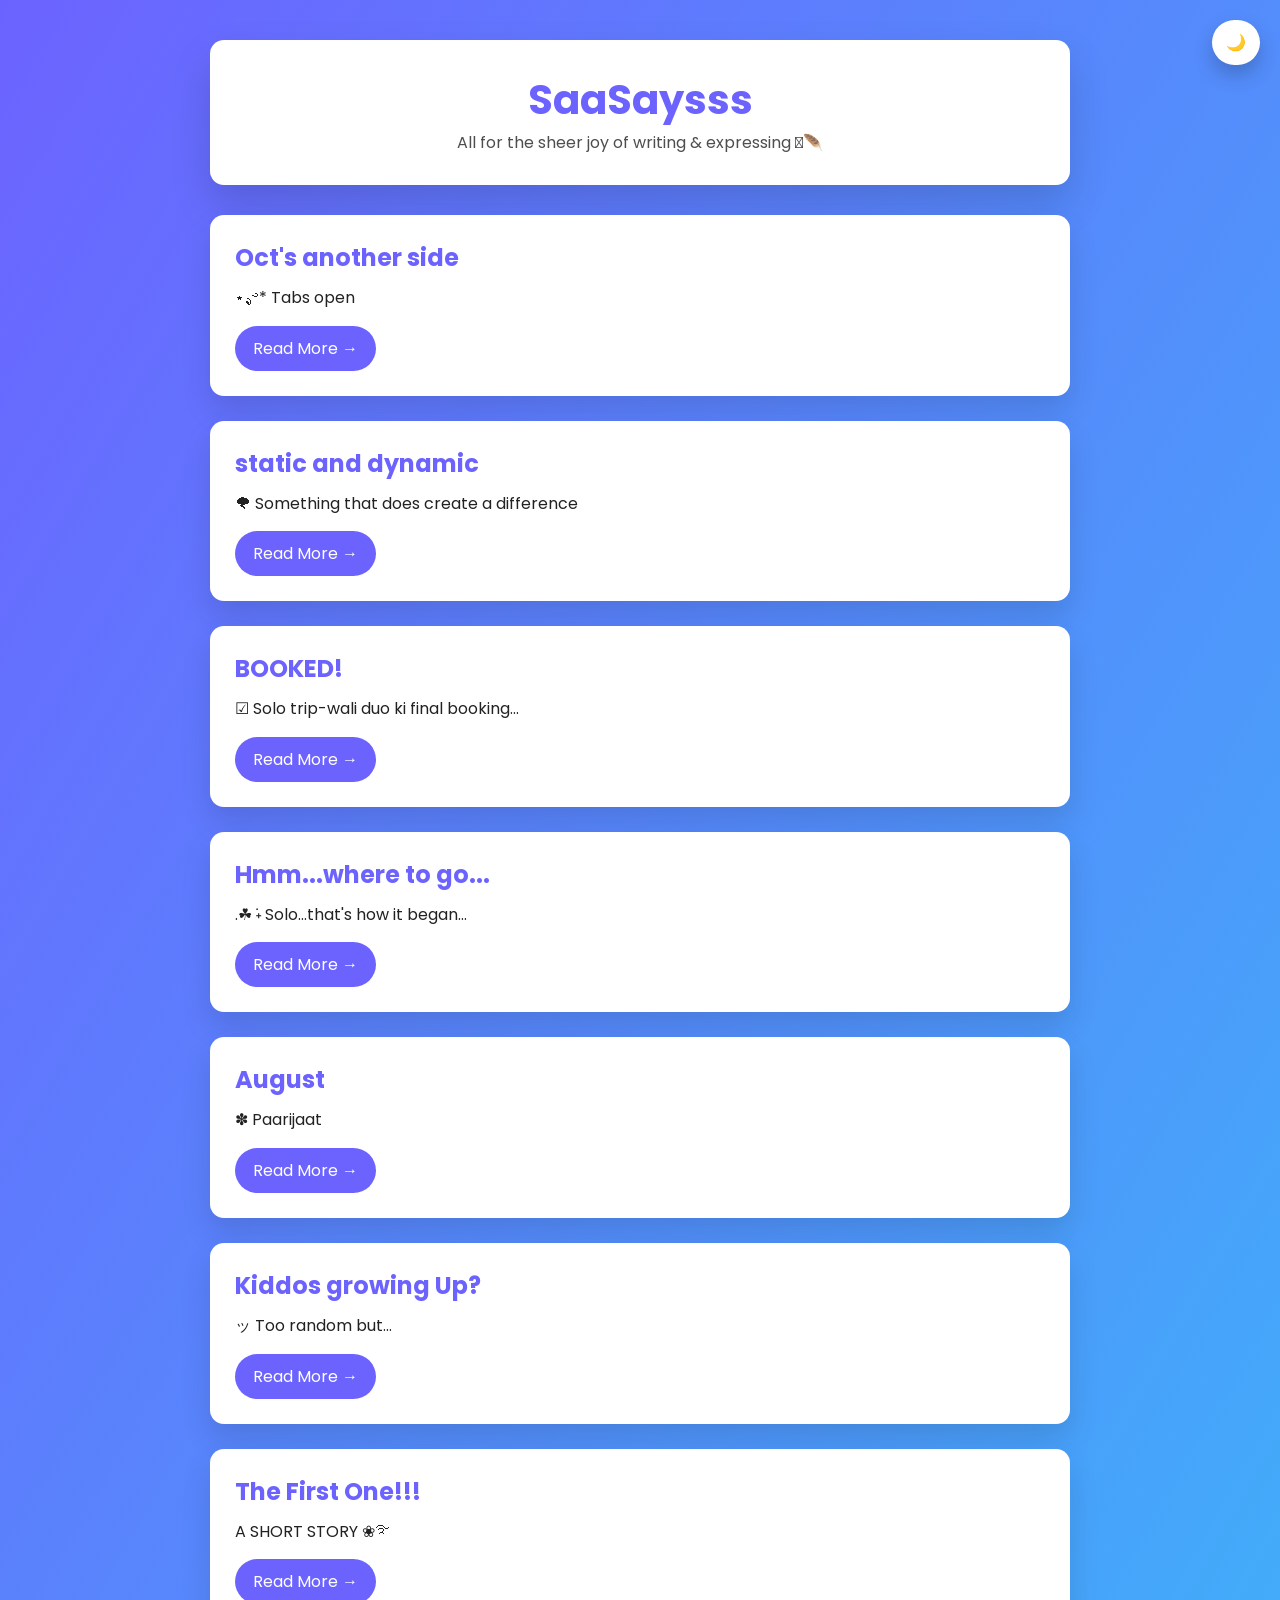
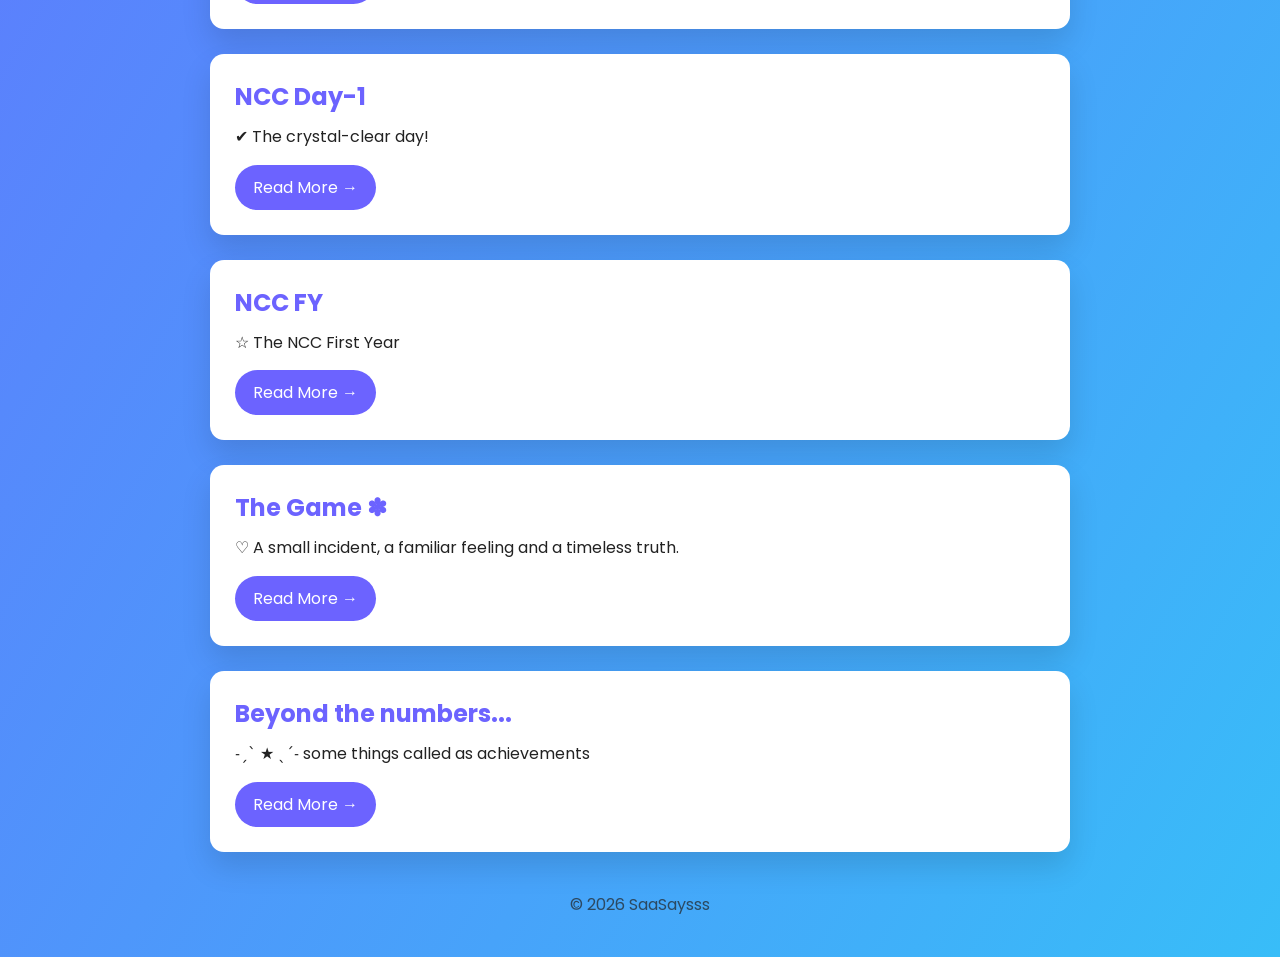
<file: index.html>
<!DOCTYPE html>
<html lang="en">
<head>
    <meta charset="UTF-8">
    <title> SaaSaysss ☕︎</title>
    <link rel="stylesheet" href="css/style.css">
</head>

<body>

<div class="toggle" onclick="toggleDark()">🌙</div>

<div class="container">
<header>
    <h1>SaaSaysss</h1>
    <p>All for the sheer joy of writing & expressing 𓂃🪶</p>
</header>

    <div class="post">
    <h2><a href="post10.html"> Oct's another side</a></h2>
    <p> ⋆.ೃ࿔* Tabs open </p>
    <a class="btn" href="post10.html">Read More →</a>
</div>

<div class="post">
    <h2><a href="post9.html">static and dynamic</a></h2>
    <p>🌪 Something that does create a difference</p>
    <a class="btn" href="post9.html">Read More →</a>
</div>
    
<div class="post">
    <h2><a href="sohja_2.html">BOOKED!</a></h2>
    <p>☑ Solo trip-wali duo ki final booking...</p>
    <a class="btn" href="sohja_2.html">Read More →</a>
</div>
    
<div class="post">
    <h2><a href="sohja_1.html">Hmm...where to go...</a></h2>
    <p>.☘︎ ݁˖ Solo...that's how it began...</p>
    <a class="btn" href="sohja_1.html">Read More →</a>
</div>

<div class="post">
    <h2><a href="post8.html"> August </a></h2>
    <p> ✽ Paarijaat </p>
    <a class="btn" href="post8.html">Read More →</a>
</div>
    
<div class="post">
    <h2><a href="post7.html">Kiddos growing Up?</a></h2>
    <p>ッ Too random but...</p>
    <a class="btn" href="post7.html">Read More →</a>
</div>
    
<div class="post">
    <h2><a href="post1.html">The First One!!!</a></h2>
    <p>A SHORT STORY ❀࿐ </p>
    <a class="btn" href="post1.html">Read More →</a>
</div>

<div class="post">
    <h2><a href="post2.html">NCC Day-1 </a></h2>
    <p>✔ The crystal-clear day!</p>
    <a class="btn" href="post2.html">Read More →</a>
</div>

<div class="post">
    <h2><a href="post3.html">NCC FY</a></h2>
    <p> ☆ The NCC First Year </p>
    <a class="btn" href="post3.html">Read More →</a>
</div>

<div class="post">
    <h2>
        <a href="post4.html">The Game ✽</a>
    </h2>

    <p>
        ♡ A small incident, a familiar feeling and a timeless truth.
    </p>

    <a class="btn" href="post4.html">Read More →</a>
</div>
    
    <div class="post">
    <h2>
        <a href="post5.html">Beyond the numbers...</a>
    </h2>

    <p>
        ˗ˏˋ ★ ˎˊ˗ some things called as achievements
    </p>

    <a class="btn" href="post5.html">Read More →</a>
</div>
<footer>
    <p>© 2026 SaaSaysss</p>
</footer>
</div>

<!--  CORRECT PATH -->
<script src="js/main.js"></script>
</body>
</html>
</file>
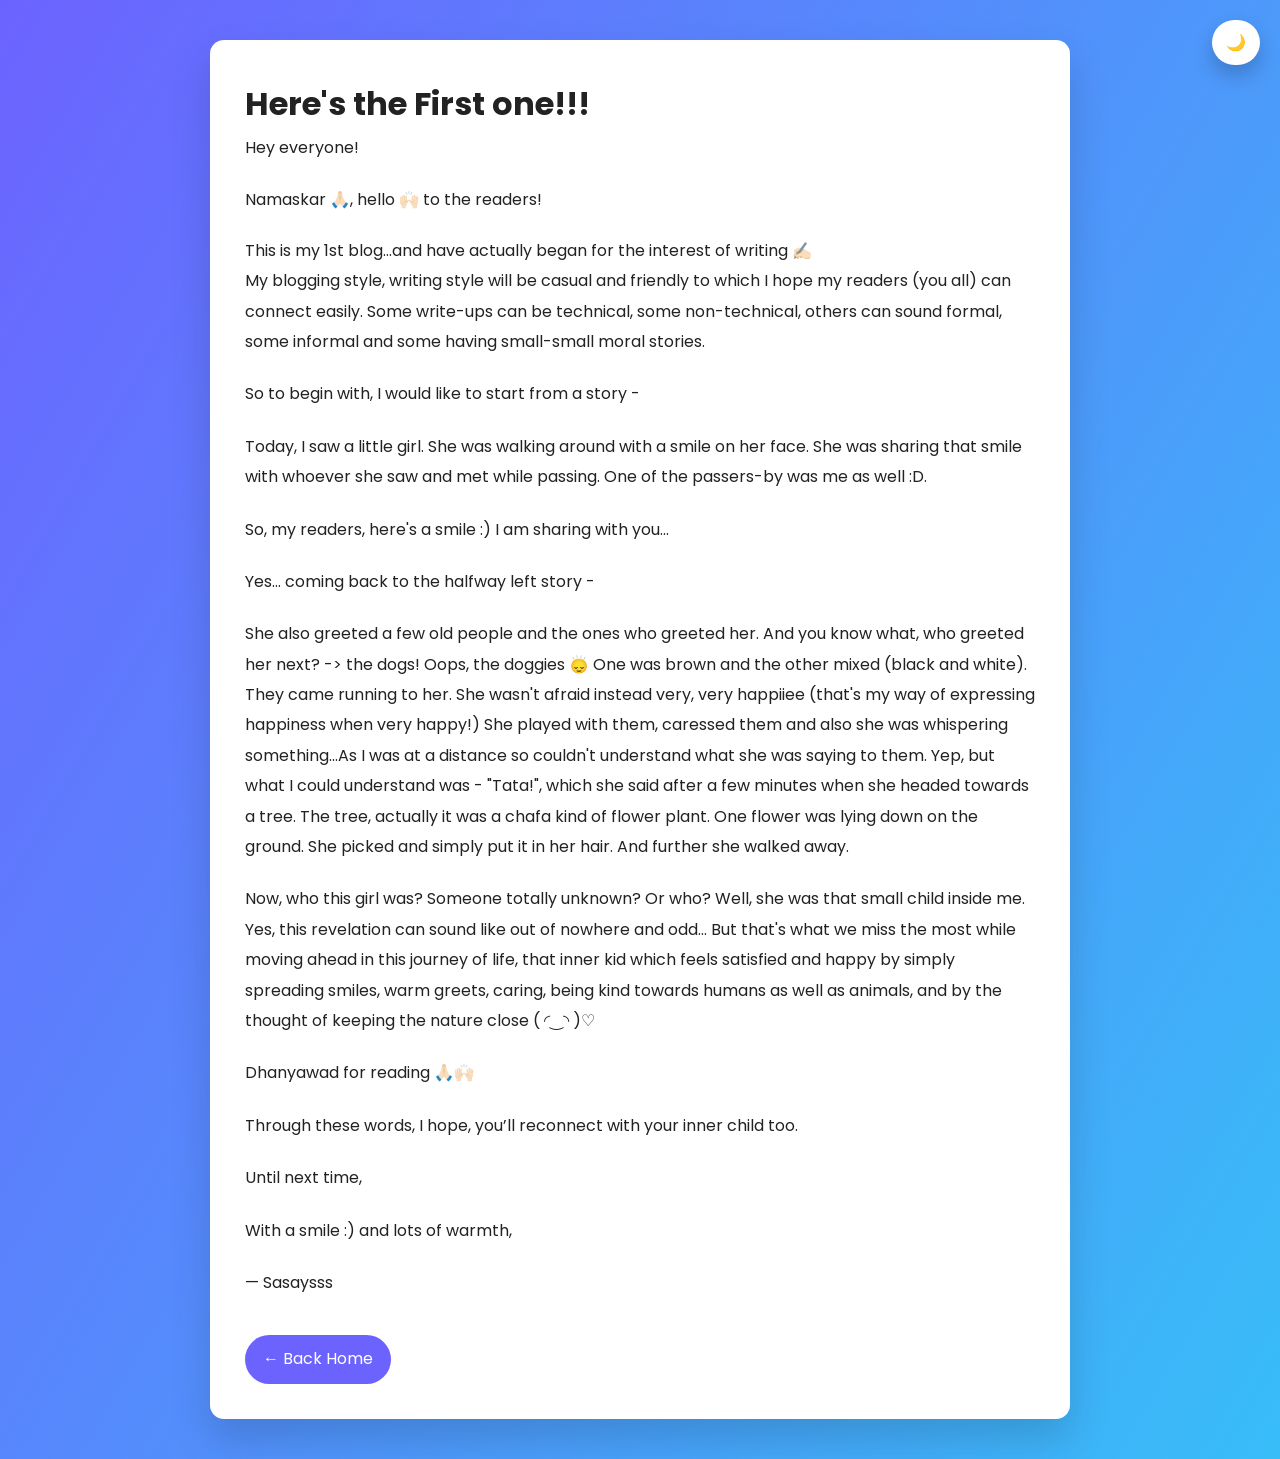
<file: post1.html>
<!DOCTYPE html>
<html lang="en">
<head>
    <meta charset="UTF-8">
    <title>How I Started Blogging with Code</title>
    <link rel="stylesheet" href="css/style.css">
</head>

<body>

<div class="toggle" onclick="toggleDark()">🌙</div>

<div class="container">
    <div class="blog-content">
        <h1>Here's the First one!!!</h1>

        <p>Hey everyone!</p>
<p>
Namaskar 🙏🏻, hello 🙌🏻 to the readers!</p>

This is my 1st blog...and have actually began for the interest of writing ✍🏻 
<p>

My blogging style, writing style will be casual and friendly to which I hope my readers (you all) can connect easily.

Some write-ups can be technical, some non-technical, others can sound formal, some informal and some having small-small moral stories.</p>
<p>

So to begin with, I would like to start from a story - </p>
<p>

Today, I saw a little girl. She was walking around with a smile on her face. She was sharing that smile with whoever she saw and met while passing. 

One of the passers-by was me as well :D.</p>
<p>

So, my readers, here's a smile :) I am sharing with you...</p>
<p>

Yes... coming back to the halfway left story -</p>
<p>

She also greeted a few old people and the ones who greeted her. And you know what, who greeted her next? -> the dogs! Oops, the doggies 🙂‍↕️ One was brown and the other mixed (black and white). They came running to her. She wasn't afraid instead very, very happiiee (that's my way of expressing happiness when very happy!)

She played with them, caressed them and  also she was whispering something...As I was at a distance so couldn't understand what she was saying to them.

Yep, but what I could understand was - "Tata!", which she said after a few minutes when she headed towards a tree.

The tree, actually it was a chafa kind of flower plant. One flower was lying down on the ground. She picked and simply put it in her hair. And further she walked away.</p>
<p>
Now, who this girl was?

Someone totally unknown? Or who? 

Well, she was that small child inside me. Yes, this revelation can sound like out of nowhere and odd... But that's what we miss the most while moving ahead in this journey of life, that inner kid which feels satisfied and happy by simply spreading smiles, warm greets, caring, being kind towards humans as well as animals, and by the thought of keeping the nature close (⁠ ⁠◜⁠‿⁠◝⁠ ⁠)⁠♡</p>
<p>
Dhanyawad for reading 🙏🏻🙌🏻</p>
<p>
Through these words, I hope, you’ll reconnect with your inner child too.</p>


<p>
Until next time,</p>
<p>
With a smile :) and lots of warmth,</p>
<p>
— Sasaysss</p>



        </p>
        <a class="btn" href="index.html">← Back Home</a>
    </div>
</div>

<script src="js/main.js"></script>
</body>
</html>
</file>
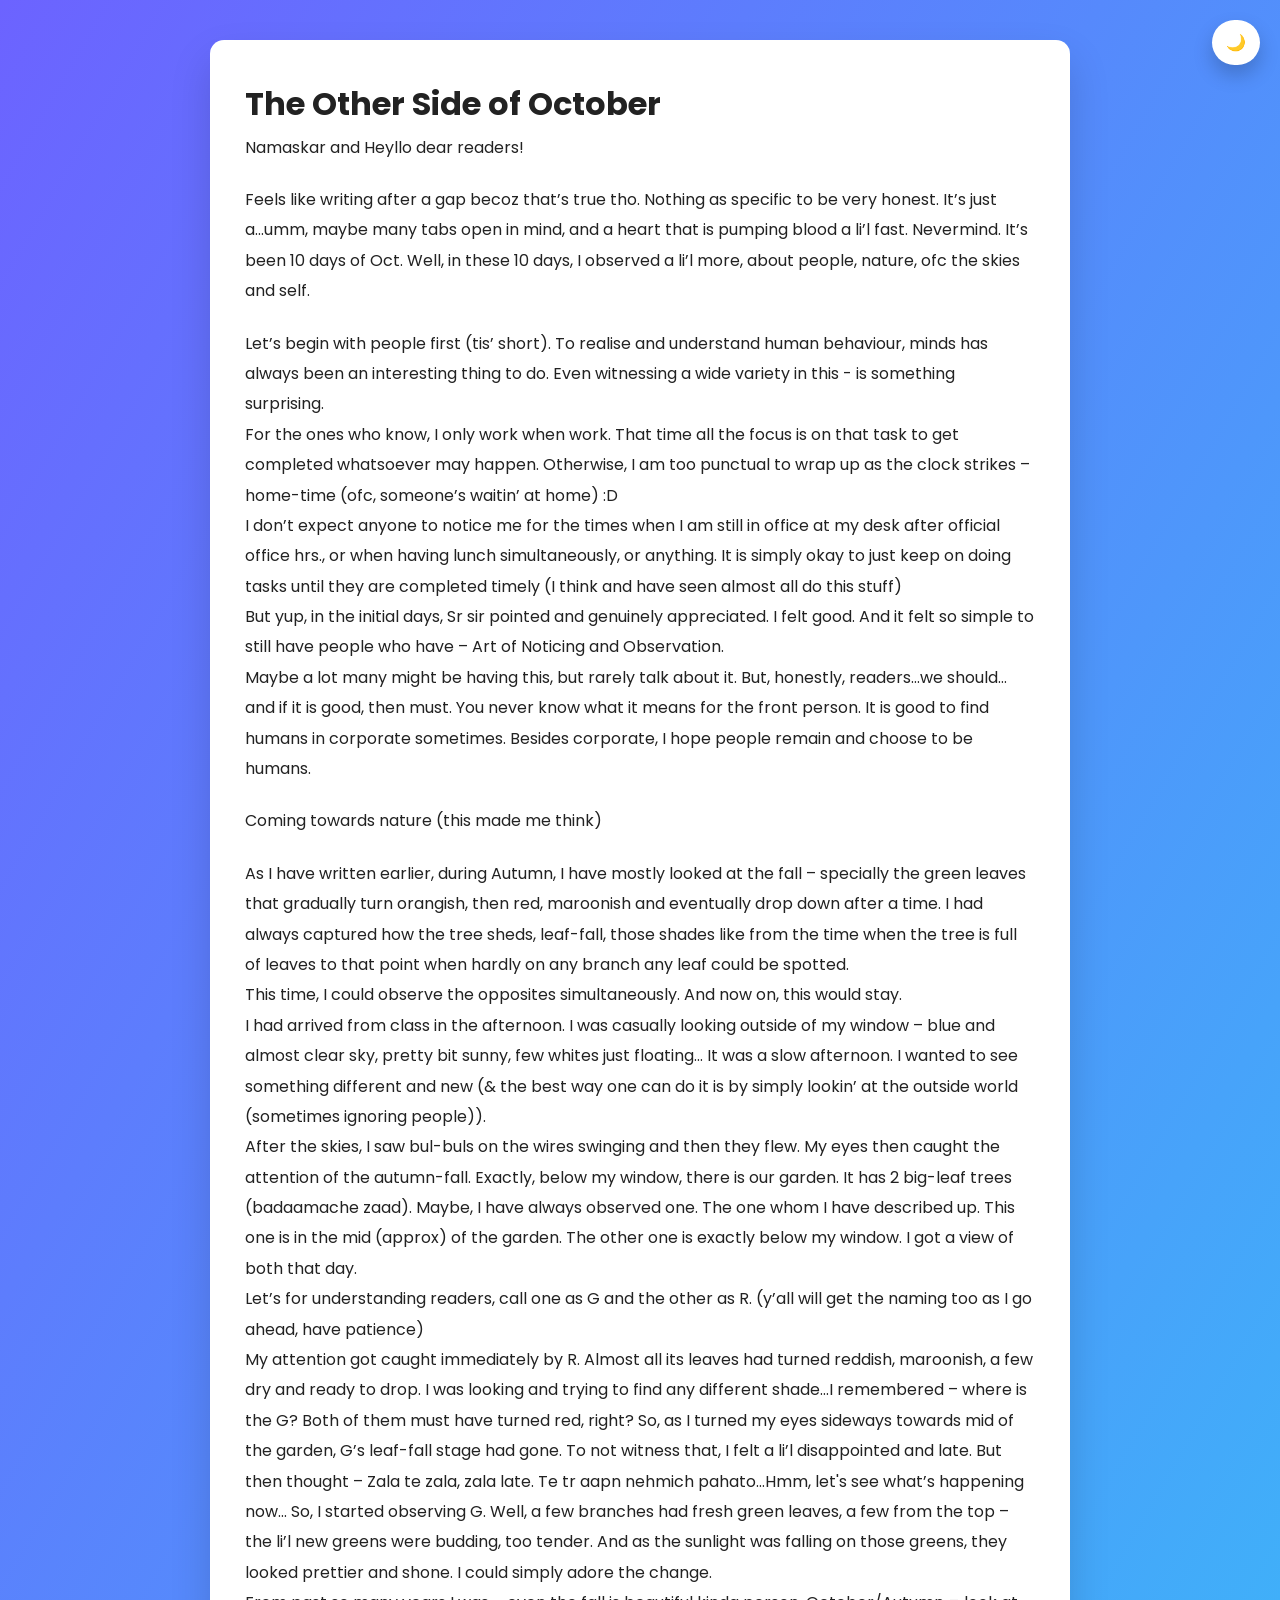
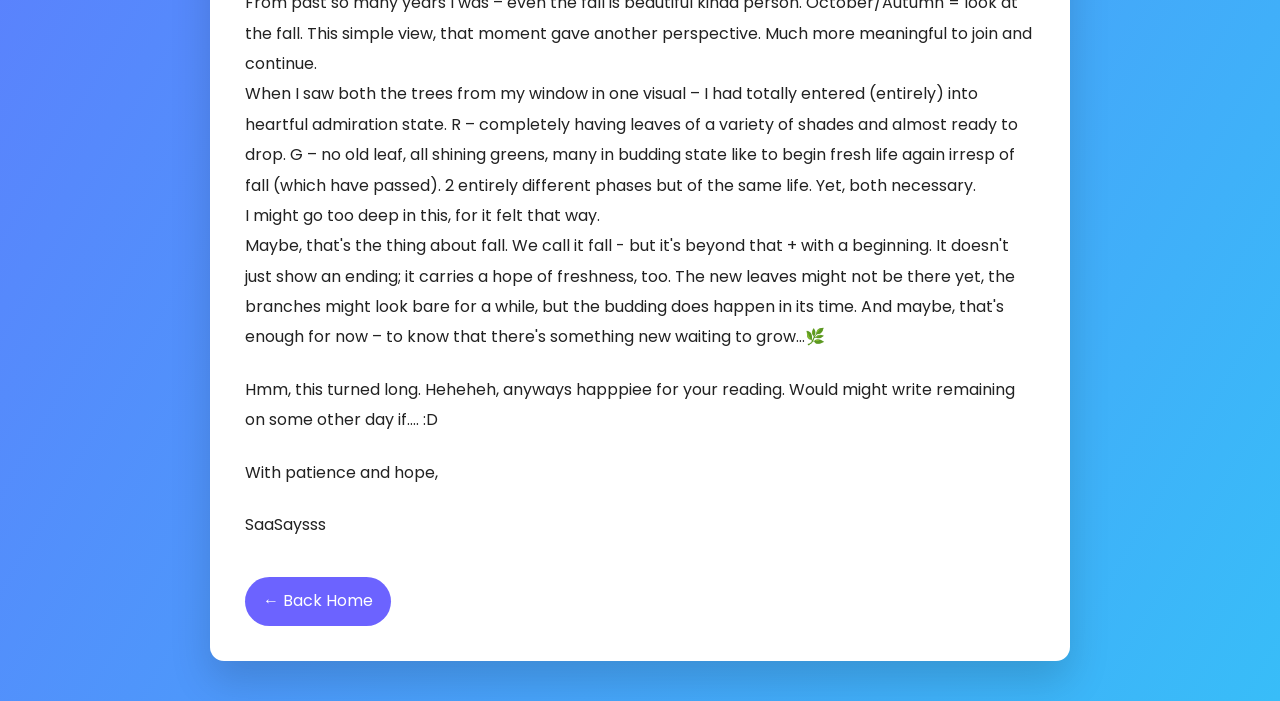
<file: post10.html>
<!DOCTYPE html>
<html lang="en">
<head>
    <meta charset="UTF-8">
    <title>Oct's another side</title>
    <link rel="stylesheet" href="css/style.css">
</head>

<body>

<div class="toggle" onclick="toggleDark()">🌙</div>

<div class="container">
    <div class="blog-content">

        <h1>The Other Side of October</h1>

        <p>Namaskar and Heyllo dear readers!</p>

        <p>
            Feels like writing after a gap becoz that’s true tho.
            Nothing as specific to be very honest. It’s just a...umm, maybe many tabs open in mind, and a heart that is pumping blood a li’l fast. Nevermind.
            It’s been 10 days of Oct. Well, in these 10 days, I observed a li’l more, about people, nature, ofc the skies and self.
        </p>

        <p>
            Let’s begin with people first (tis’ short). To realise and understand human behaviour, minds has always been an interesting thing to do. Even witnessing a wide variety in this - is something surprising.
            <br>
            For the ones who know, I only work when work. That time all the focus is on that task to get completed whatsoever may happen. Otherwise, I am too punctual to wrap up as the clock strikes – home-time (ofc, someone’s waitin’ at home) :D
            <br>
            I don’t expect anyone to notice me for the times when I am still in office at my desk after official office hrs., or when having lunch simultaneously, or anything. It is simply okay to just keep on doing tasks until they are completed timely (I think and have seen almost all do this stuff)
            <br>
            But yup, in the initial days, Sr sir pointed and genuinely appreciated. I felt good. And it felt so simple to still have people who have – Art of Noticing and Observation.
            <br>
            Maybe a lot many might be having this, but rarely talk about it. But, honestly, readers…we should…and if it is good, then must. You never know what it means for the front person. It is good to find humans in corporate sometimes. Besides corporate, I hope people remain and choose to be humans.
        </p>

        <p>Coming towards nature (this made me think)</p>

        <p>
            As I have written earlier, during Autumn, I have mostly looked at the fall – specially the green leaves that gradually turn orangish, then red, maroonish and eventually drop down after a time. I had always captured how the tree sheds, leaf-fall, those shades like from the time when the tree is full of leaves to that point when hardly on any branch any leaf could be spotted.
            <br>
            This time, I could observe the opposites simultaneously. And now on, this would stay.
            <br>
            I had arrived from class in the afternoon. I was casually looking outside of my window – blue and almost clear sky, pretty bit sunny, few whites just floating… It was a slow afternoon. I wanted to see something different and new (& the best way one can do it is by simply lookin’ at the outside world (sometimes ignoring people)).
            <br>
            After the skies, I saw bul-buls on the wires swinging and then they flew. My eyes then caught the attention of the autumn-fall. Exactly, below my window, there is our garden. It has 2 big-leaf trees (badaamache zaad). Maybe, I have always observed one. The one whom I have described up. This one is in the mid (approx) of the garden. The other one is exactly below my window. I got a view of both that day.
            <br>
            Let’s for understanding readers, call one as G and the other as R. (y’all will get the naming too as I go ahead, have patience)
            <br>
            My attention got caught immediately by R. Almost all its leaves had turned reddish, maroonish, a few dry and ready to drop. I was looking and trying to find any different shade…I remembered – where is the G? Both of them must have turned red, right? So, as I turned my eyes sideways towards mid of the garden, G’s leaf-fall stage had gone. To not witness that, I felt a li’l disappointed and late. But then thought – Zala te zala, zala late. Te tr aapn nehmich pahato…Hmm, let's see what’s happening now... So, I started observing G. Well, a few branches had fresh green leaves, a few from the top – the li’l new greens were budding, too tender. And as the sunlight was falling on those greens, they looked prettier and shone. I could simply adore the change.
            <br>
            From past so many years I was – even the fall is beautiful kinda person. October/Autumn = look at the fall. This simple view, that moment gave another perspective. Much more meaningful to join and continue.
            <br>
            When I saw both the trees from my window in one visual – I had totally entered (entirely) into heartful admiration state. R – completely having leaves of a variety of shades and almost ready to drop. G – no old leaf, all shining greens, many in budding state like to begin fresh life again irresp of fall (which have passed). 2 entirely different phases but of the same life. Yet, both necessary.
            <br>
            I might go too deep in this, for it felt that way.
            <br>
            Maybe, that's the thing about fall. We call it fall - but it's beyond that + with a beginning. It doesn't just show an ending; it carries a hope of freshness, too. The new leaves might not be there yet, the branches might look bare for a while, but the budding does happen in its time. And maybe, that's enough for now – to know that there's something new waiting to grow…🌿
        </p>

        <p>
            Hmm, this turned long. Heheheh, anyways happpiee for your reading. Would might write remaining on some other day if…. :D
        </p>

        <p>
            With patience and hope,
        </p>

        <p>
            SaaSaysss
        </p>

        <a class="btn" href="index.html">← Back Home</a>

    </div>
</div>

<script src="js/main.js"></script>

</body>
</html>
</file>
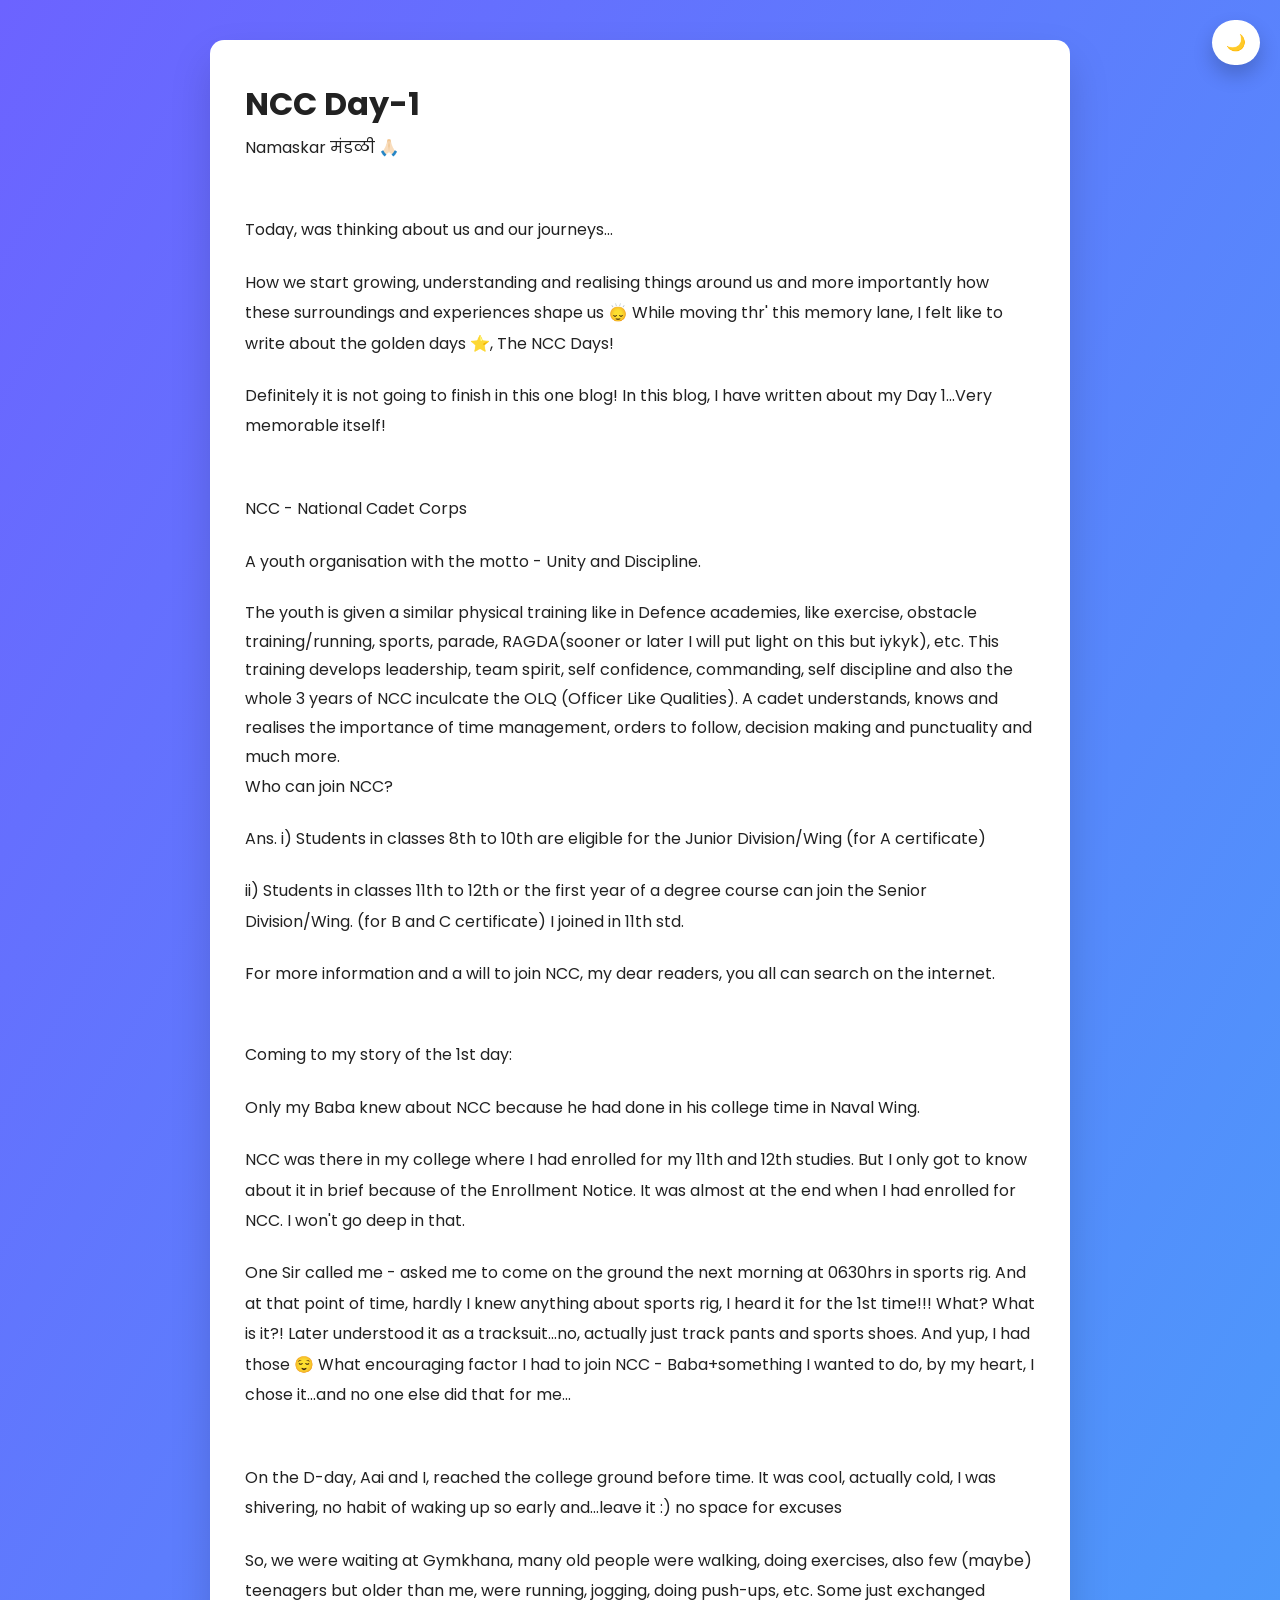
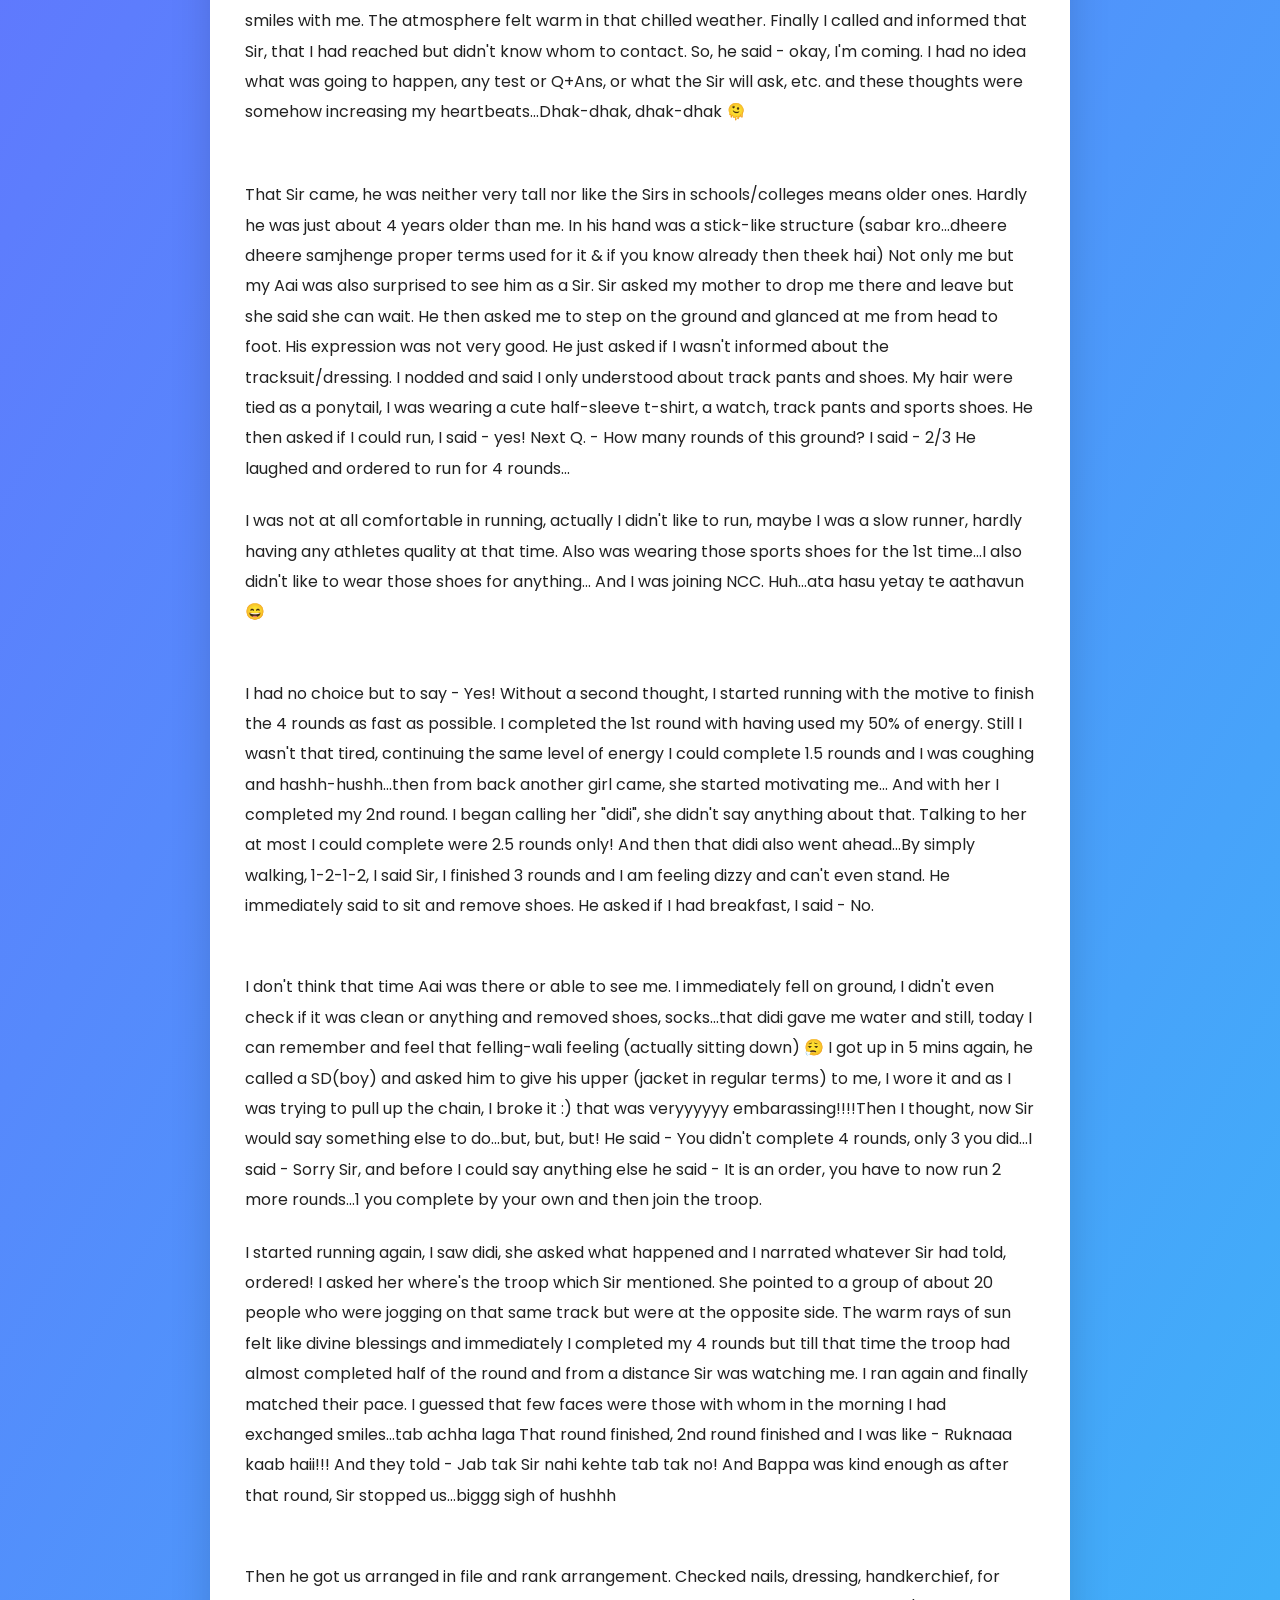
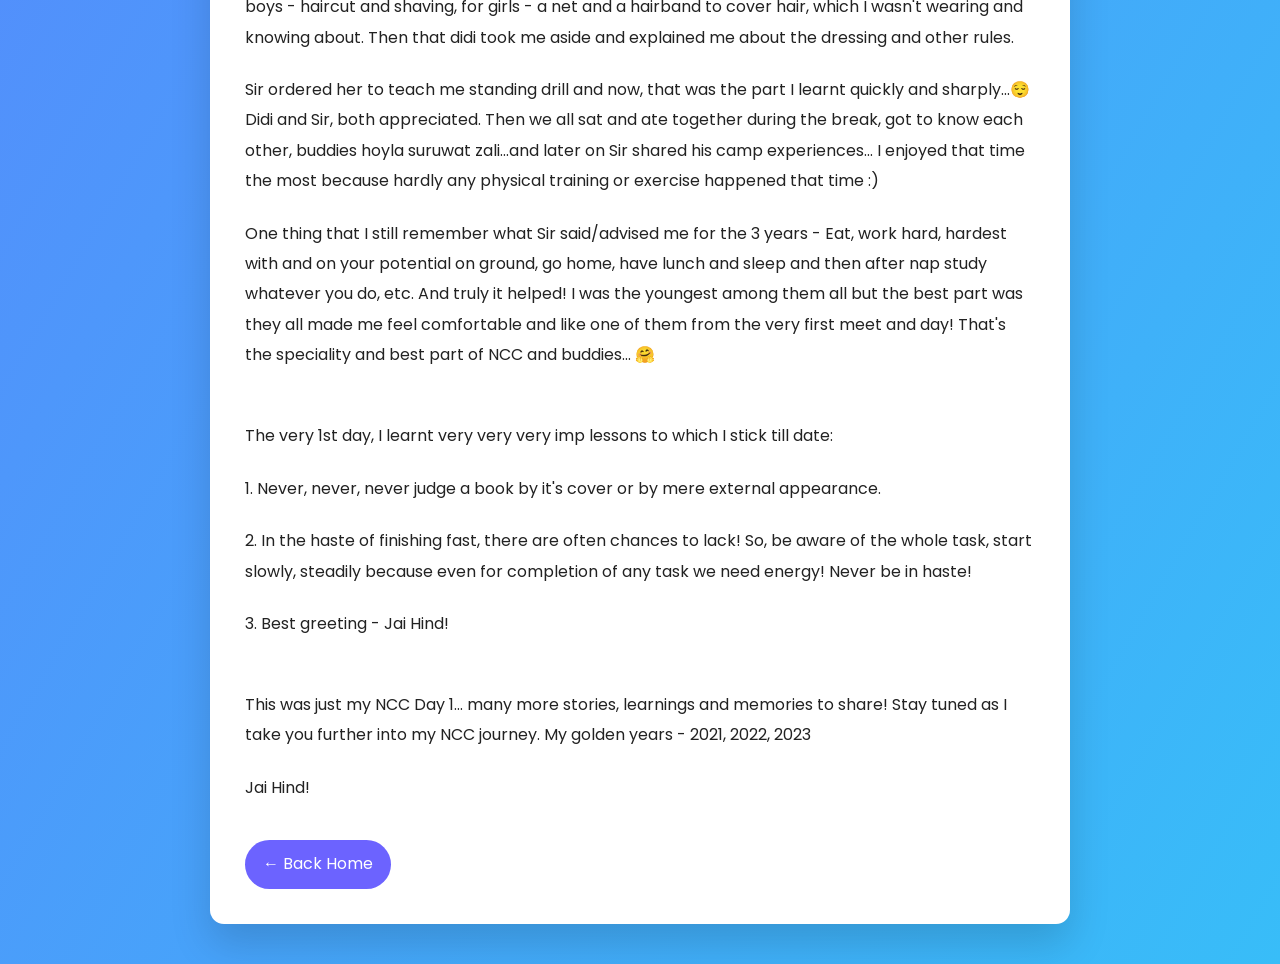
<file: post2.html>
<!DOCTYPE html>
<html lang="en">
<head>
    <meta charset="UTF-8">
    <title>NCC Day-1</title>
    <link rel="stylesheet" href="css/style.css">
</head>

<body>

<div class="toggle" onclick="toggleDark()">🌙</div>

<div class="container">
    <div class="blog-content">
        <h1>NCC Day-1</h1>

        <p>
            Namaskar मंडळी 🙏🏻</p>
            <p> <br>
Today, was thinking about us and our journeys...</p>
<p>
How we start growing, understanding and realising things around us and more importantly how these surroundings and experiences shape us 🙂‍↕️ 

While moving thr' this memory lane, I felt like to write about the golden days ⭐, The NCC Days! </p>
<p>
Definitely it is not going to finish in this one blog! In this blog, I have written about my Day 1...Very memorable itself!</p>
<p> <br>
NCC - National Cadet Corps </p>
<p>
A youth organisation with the motto - Unity and Discipline. </p>

The youth is given a similar physical training like in Defence academies, like exercise, obstacle training/running, sports, parade, RAGDA(sooner or later I will put light on this but iykyk), etc. This training develops leadership, team spirit, self confidence, commanding, self discipline and also the whole 3 years of NCC inculcate the OLQ (Officer Like Qualities). A cadet understands, knows and realises the importance of time management, orders to follow, decision making and punctuality and much more. 
<p>
Who can join NCC? </p>
<p>
Ans. i) Students in classes 8th to 10th are eligible for the Junior Division/Wing (for A certificate)</p>
<p>
ii) Students in classes 11th to 12th or the first year of a degree course can join the Senior Division/Wing. (for B and C certificate) I joined in 11th std. 
</p>  <p>
For more information and a will to join NCC, my dear readers, you all can search on the internet.</p>

<br>
<p>
Coming to my story of the 1st day:</p>
<p>
Only my Baba knew about NCC because he had done in his college time in Naval Wing.</p>
<p>
NCC was there in my college where I had enrolled for my 11th and 12th studies. But I only got to know about it in brief because of the Enrollment Notice.

It was almost at the end when I had enrolled for NCC. I won't go deep in that. </p>
<p>
One Sir called me - asked me to come on the ground the next morning at 0630hrs in sports rig.

And at that point of time, hardly I knew anything about sports rig, I heard it for the 1st time!!! What? What is it?! Later understood it as a tracksuit...no, actually just track pants and sports shoes. And yup, I had those 😌

What encouraging factor I had to join NCC - Baba+something I wanted to do, by my heart, I chose it...and no one else did that for me...</p>
<p> <br>
On the D-day, Aai and I, reached the college ground before time. It was cool, actually cold, I was shivering, no habit of waking up so early and...leave it :) no space for excuses </p>
<p>
So, we were waiting at Gymkhana, many old people were walking, doing exercises, also few (maybe) teenagers but older than me, were running, jogging, doing push-ups, etc. Some just exchanged smiles with me. The atmosphere felt warm in that chilled weather.

Finally I called and informed that Sir, that I had reached but didn't know whom to contact. So, he said - okay, I'm coming.

I had no idea what was going to happen, any test or Q+Ans, or what the Sir will ask, etc. and these thoughts were somehow increasing my heartbeats...Dhak-dhak, dhak-dhak 🫠</p>
<p> <br>
That Sir came, he was neither very tall nor like the Sirs in schools/colleges means older ones. Hardly he was just about 4 years older than me. In his hand was a stick-like structure (sabar kro...dheere dheere samjhenge proper terms used for it & if you know already then theek hai) 

Not only me but my Aai was also surprised to see him as a Sir. Sir asked my mother to drop me there and leave but she said she can wait. He then asked me to step on the ground and glanced at me from head to foot. His expression was not very good. He just asked if I wasn't informed about the tracksuit/dressing. I nodded and said I only understood about track pants and shoes.

My hair were tied as a ponytail, I was wearing a cute half-sleeve t-shirt, a watch, track pants and sports shoes. 

He then asked if I could run, I said - yes! Next Q. - How many rounds of this ground? I said - 2/3 He laughed and ordered to run for 4 rounds...</p>
<p>
I was not at all comfortable in running, actually I didn't like to run, maybe I was a slow runner, hardly having any athletes quality at that time. Also was wearing those sports shoes for the 1st time...I also didn't like to wear those shoes for anything... 

And I was joining NCC. Huh...ata hasu yetay te aathavun 😄</p> <br>
<p> 
I had no choice but to say - Yes! Without a second thought, I started running with the motive to finish the 4 rounds as fast as possible. I completed the 1st round with having used my 50% of energy. Still I wasn't that tired, continuing the same level of energy I could complete 1.5 rounds and I was coughing and hashh-hushh...then from back another girl came, she started motivating me... And with her I completed my 2nd round. I began calling her "didi", she didn't say anything about that. Talking to her at most I could complete were 2.5 rounds only! And then that didi also went ahead...By simply walking, 1-2-1-2, I said Sir, I finished 3 rounds and I am feeling dizzy and can't even stand. 

He immediately said to sit and remove shoes. He asked if I had breakfast, I said - No. 
</p> <br>
<p>
I don't think that time Aai was there or able to see me. I immediately fell on ground, I didn't even check if it was clean or anything and removed shoes, socks...that didi gave me water and still, today I can remember and feel that felling-wali feeling (actually sitting down) 😮‍💨 

I got up in 5 mins again, he called a SD(boy) and asked him to give his upper (jacket in regular terms) to me, I wore it and as I was trying to pull up the chain, I broke it :) that was veryyyyyy embarassing!!!!Then I thought, now Sir would say something else to do...but, but, but! He said - You didn't complete 4 rounds, only 3 you did...I said - Sorry Sir, and before I could say anything else he said - It is an order, you have to now run 2 more rounds...1 you complete by your own and then join the troop. 
</p>  <p>
I started running again, I saw didi, she asked what happened and I narrated whatever Sir had told, ordered! I asked her where's the troop which Sir mentioned. She pointed to a group of about 20 people who were jogging on that same track but were at the opposite side. 

The warm rays of sun felt like divine blessings and immediately I completed my 4 rounds but till that time the troop had almost completed half of the round and from a distance Sir was watching me. I ran again and finally matched their pace. I guessed that few faces were those with whom in the morning I had exchanged smiles...tab achha laga

That round finished, 2nd round finished and I was like - Ruknaaa kaab haii!!! And they told - Jab tak Sir nahi kehte tab tak no!

And Bappa was kind enough as after that round, Sir stopped us...biggg sigh of hushhh </p> <br>
<p>
Then he got us arranged in file and rank arrangement. Checked nails, dressing, handkerchief, for boys - haircut and shaving, for girls - a net and a hairband to cover hair, which I wasn't wearing and knowing about. 

Then that didi took me aside and explained me about the dressing and other rules.
</p>  <p>
Sir ordered her to teach me standing drill and now, that was the part I learnt quickly and sharply...😌  Didi and Sir, both appreciated.

Then we all sat and ate together during the break, got to know each other, buddies hoyla suruwat zali...and later on Sir shared his camp experiences... I enjoyed that time the most because hardly any physical training or exercise happened that time :)
</p>  <p>
One thing that I still remember what Sir said/advised me for the 3 years - Eat, work hard, hardest with and on your potential on ground, go home, have lunch and sleep and then after nap study whatever you do, etc. And truly it helped! 

I was the youngest among them all but the best part was they all made me feel comfortable and like one of them from the very first meet and day! That's the speciality and best part of NCC and buddies... 🤗 
</p>  
<br>
<p>
The very 1st day, I learnt very very very imp lessons to which I stick till date:</p>
<p>
1. Never, never, never judge a book by it's cover or by mere external appearance.</p>
<p>
2. In the haste of finishing fast, there are often chances to lack! So, be aware of the whole task, start slowly, steadily because even for completion of any task we need energy! Never be in haste! </p>
<p>
3. Best greeting - Jai Hind!</p>

<br>
<p>
This was just my NCC Day 1… many more stories, learnings and memories to share! Stay tuned as I take you further into my NCC journey. My golden years - 2021, 2022, 2023
</p> <p>
Jai Hind!</p>


        </p>

        <a class="btn" href="index.html">← Back Home</a>
    </div>
</div>

<script src="js/main.js"></script>
</body>
</html>
</file>
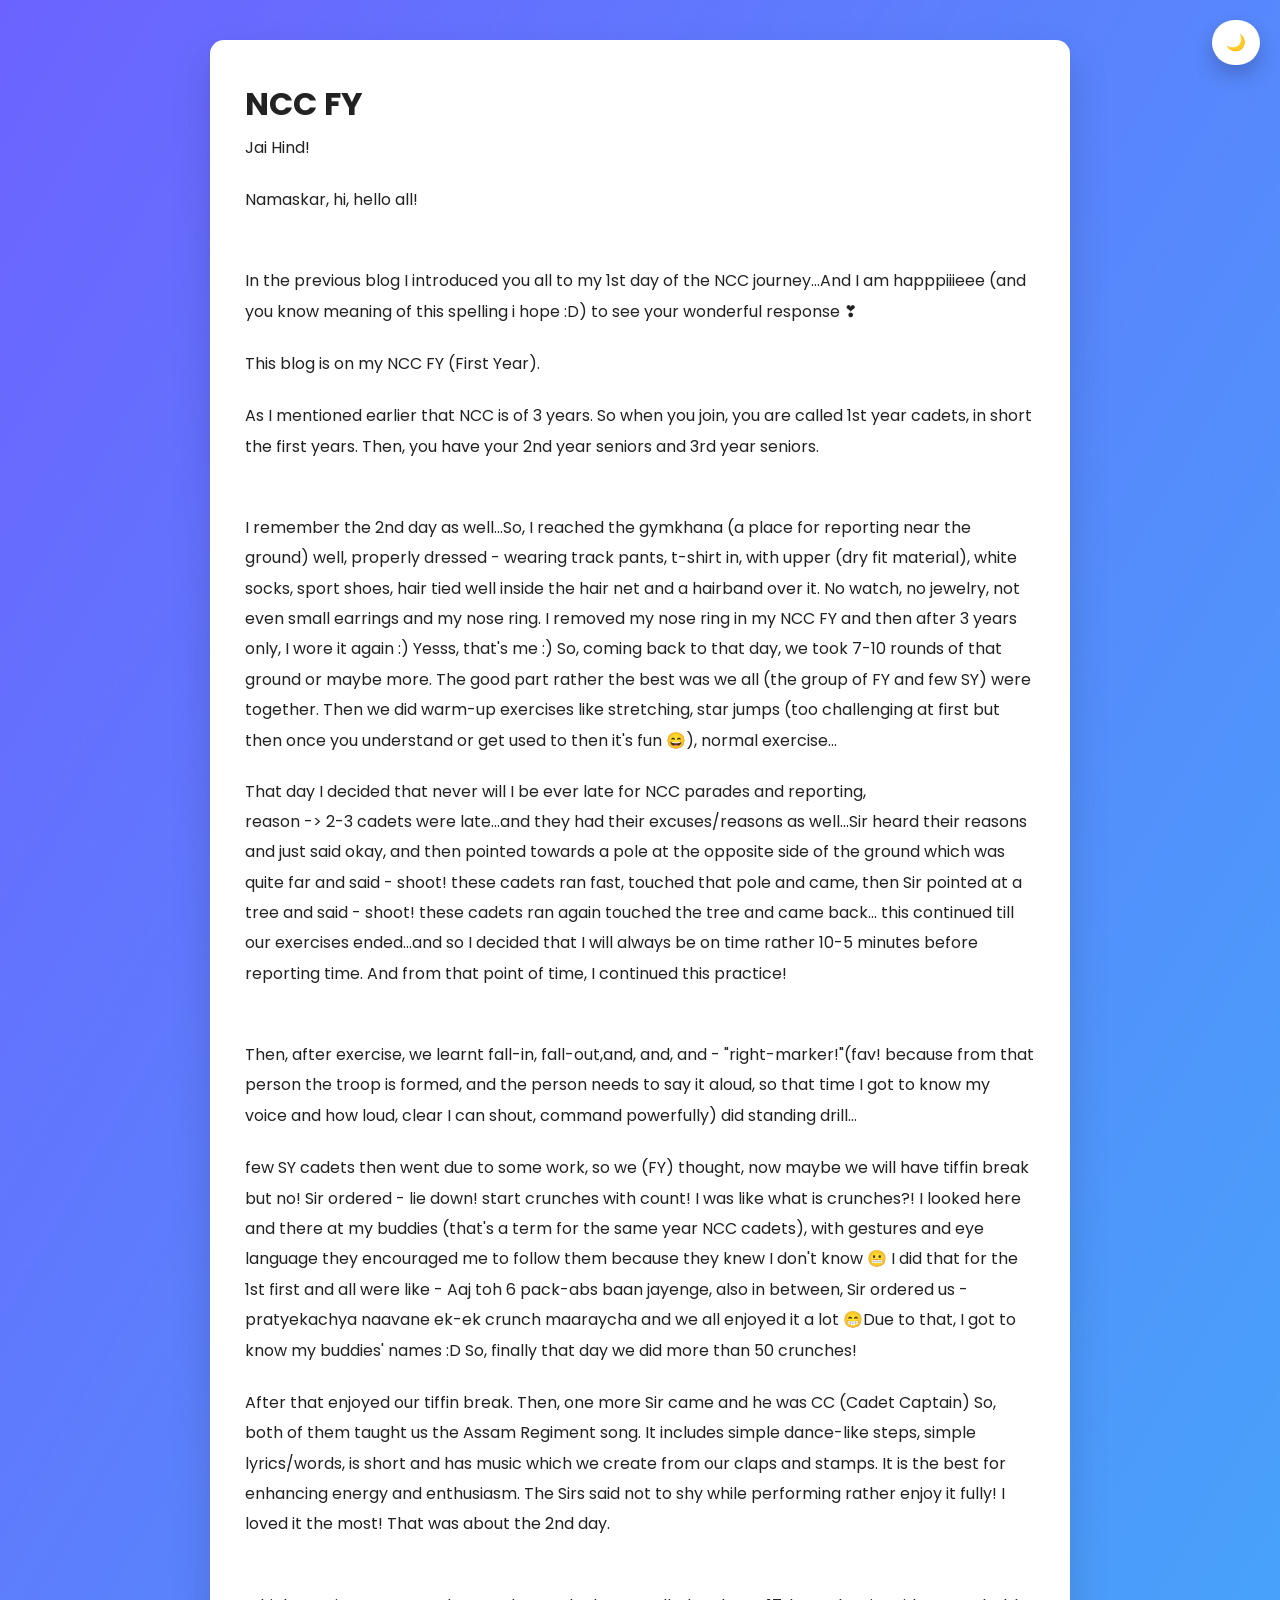
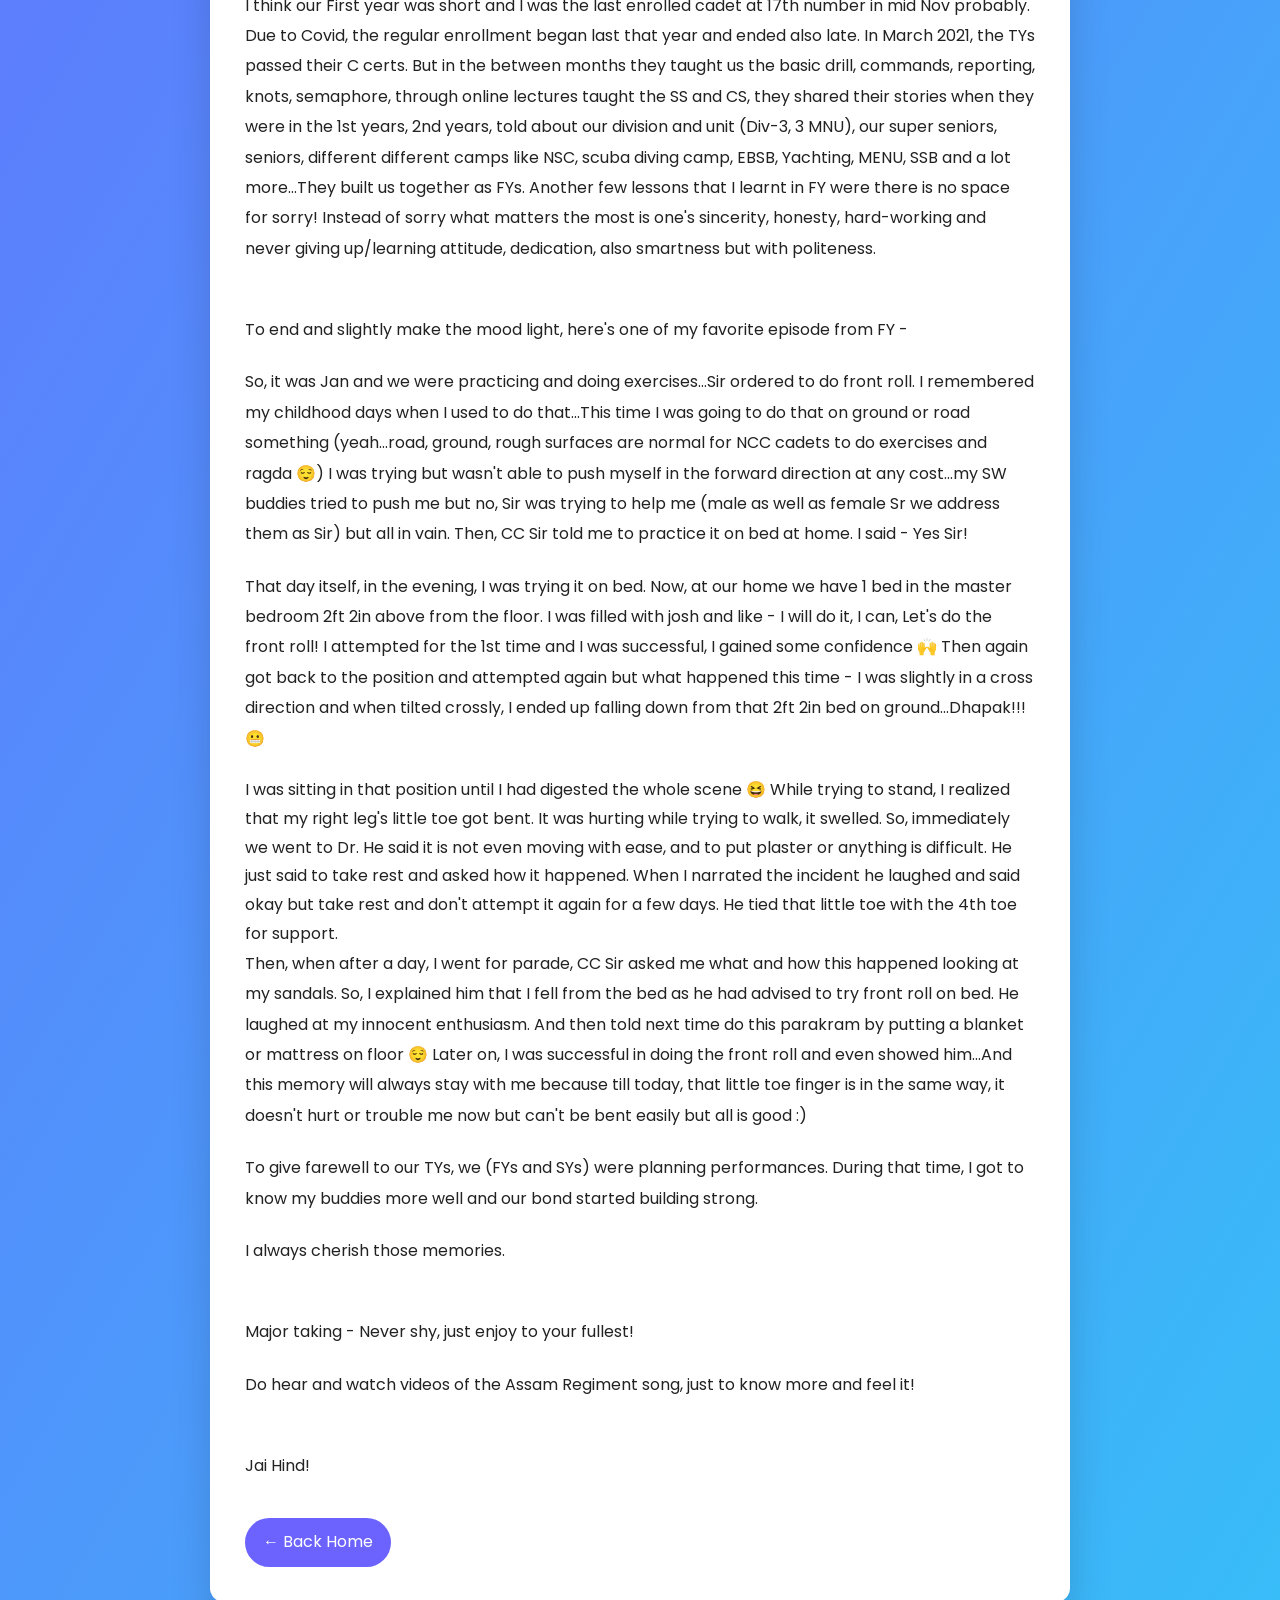
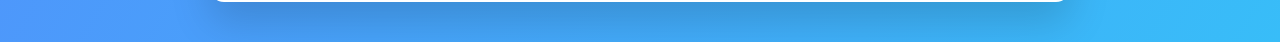
<file: post3.html>
<!DOCTYPE html>
<html lang="en">
<head>
    <meta charset="UTF-8">
    <title>NCC FY</title>
    <link rel="stylesheet" href="css/style.css">
</head>

<body>

<div class="toggle" onclick="toggleDark()">🌙</div>

<div class="container">
    <div class="blog-content">
        <h1>NCC FY</h1>

        <p>
           Jai Hind! </p>
<p>
Namaskar, hi, hello all! </p>
<br> <p>
In the previous blog I introduced you all to my 1st day of the NCC journey...And I am happpiiieee (and you know meaning of this spelling i hope :D) to see your wonderful response ❣</p>
<p>
This blog is on my NCC FY (First Year). </p>
<p>
As I mentioned earlier that NCC is of 3 years. So when you join, you are called 1st year cadets, in short the first years. Then, you have your 2nd year seniors and 3rd year seniors.
</p>
<br> <p>
I remember the 2nd day as well...So, I reached the gymkhana (a place for reporting near the ground) well, properly dressed - wearing track pants, t-shirt in, with upper (dry fit material), white socks, sport shoes, hair tied well inside the hair net and a hairband over it. No watch, no jewelry, not even small earrings and my nose ring.  I removed my nose ring in my NCC FY and then after 3 years only, I wore it again :) Yesss, that's me :)   

So, coming back to that day, we took 7-10 rounds of that ground or maybe more. The good part rather the best was we all (the group of FY and few SY) were together. Then we did warm-up exercises like stretching, star jumps (too challenging at first but then once you understand or get used to then it's fun 😄), normal exercise...
</p>
That day I decided that never will I be ever late for NCC parades and reporting,
<p>
reason -> 2-3 cadets were late...and they had their excuses/reasons as well...Sir heard their reasons and just said okay, and then pointed towards a pole at the opposite side of the ground which was quite far and said - shoot! these cadets ran fast, touched that pole and came, then Sir pointed at a tree and said - shoot! these cadets ran again touched the tree and came back... this continued till our exercises ended...and so I decided that I will always be on time rather 10-5 minutes before reporting time. And from that point of time, I continued this practice!
 </p>  <br> <p>
Then, after exercise, we learnt fall-in, fall-out,and, and, and - "right-marker!"(fav! because from that person the troop is formed, and the person needs to say it aloud, so that time I got to know my voice and how loud, clear I can shout, command powerfully)

did standing drill...
</p> <p>
few SY cadets then went due to some work, so we (FY) thought, now maybe we will have tiffin break but no! Sir ordered - lie down! start crunches with count! I was like what is crunches?! I looked here and there at my buddies (that's a term for the same year NCC cadets), with gestures and eye language they encouraged me to follow them because they knew I don't know 😬 I did that for the 1st first and all were like - Aaj toh 6 pack-abs baan jayenge, also in between, Sir ordered us - pratyekachya naavane ek-ek crunch maaraycha and we all enjoyed it a lot 😁Due to that, I got to know my buddies' names :D So, finally that day we did more than 50 crunches! 
</p> <p>
After that enjoyed our tiffin break. Then, one more Sir came and he was CC (Cadet Captain) So, both of them taught us the Assam Regiment song. It includes simple dance-like steps, simple lyrics/words, is short and has music which we create from our claps and stamps. It is the best for enhancing energy and enthusiasm. The Sirs said not to shy while performing rather enjoy it fully! I loved it the most!

That was about the 2nd day.</p> <br> <p>
I think our First year was short and I was the last enrolled cadet at 17th number in mid Nov probably. Due to Covid, the regular enrollment began last that year and ended also late. In March 2021, the TYs passed their C certs. 

But in the between months they taught us the basic drill, commands, reporting, knots, semaphore, through online lectures taught the SS and CS, they shared their stories when they were in the 1st years, 2nd years, told about our division and unit (Div-3, 3 MNU), our super seniors, seniors, different different camps like NSC, scuba diving camp, EBSB, Yachting, MENU, SSB and a lot more...They built us together as FYs. 

Another few lessons that I learnt in FY were there is no space for sorry! Instead of sorry what matters the most is one's sincerity, honesty, hard-working and never giving up/learning attitude, dedication, also smartness but with politeness. 
</p> <br> 
<p>
To end and slightly make the mood light, here's one of my favorite episode from FY - </p>
<p>
So, it was Jan and we were practicing and doing exercises...Sir ordered to do front roll. I remembered my childhood days when I used to do that...This time I was going to do that on ground or road something (yeah...road, ground, rough surfaces are normal for NCC cadets to do exercises and ragda 😌)  I was trying but wasn't able to push myself in the forward direction at any cost...my SW buddies tried to push me but no, Sir was trying to help me (male as well as female Sr we address them as Sir) but all in vain. Then, CC Sir told me to practice it on bed at home. I said - Yes Sir!
</p> <p>
That day itself, in the evening, I was trying it on bed. Now, at our home we have 1 bed in the master bedroom 2ft 2in above from the floor. I was filled with josh and like - I will do it, I can, Let's do the front roll! I attempted for the 1st time and I was successful, I gained some confidence 🙌 Then again got back to the position and attempted again 
but what happened this time - I was slightly in a cross direction and when tilted crossly, I ended up falling down from that 2ft 2in bed on ground...Dhapak!!!😬</p>

I was sitting in that position until I had digested the whole scene 😆 While trying to stand, I realized that my right leg's little toe got bent. It was hurting while trying to walk, it swelled. So, immediately we went to Dr. He said it is not even moving with ease, and to put plaster or anything is difficult. He just said to take rest and asked how it happened. When I narrated the incident he laughed and said okay but take rest and don't attempt it again for a few days. He tied that little toe with the 4th toe for support. 
<p>
Then, when after a day, I went for parade, CC Sir asked me what and how this happened looking at my sandals. So, I explained him that I fell from the bed as he had advised to try front roll on bed. He laughed at my innocent enthusiasm. And then told next time do this parakram by putting a blanket or mattress on floor 😌 Later on, I was successful in doing the front roll and even showed him...And this memory will always stay with me because till today, that little toe finger is in the same way, it doesn't hurt or trouble me now but can't be bent easily but all is good :)</p>
<p>
To give farewell to our TYs, we (FYs and SYs) were planning performances. During that time, I got to know my buddies more well and our bond started building strong.
</p><p>
I always cherish those memories. </p>
<br>
<p>
Major taking  - Never shy, just enjoy to your fullest! </p>
<p>
Do hear and watch videos of the Assam Regiment song, just to know more and feel it! </p>
<br> <p>
Jai Hind!
        </p>

        <a class="btn" href="index.html">← Back Home</a>
    </div>
</div>

<script src="js/main.js"></script>
</body>
</html>
</file>
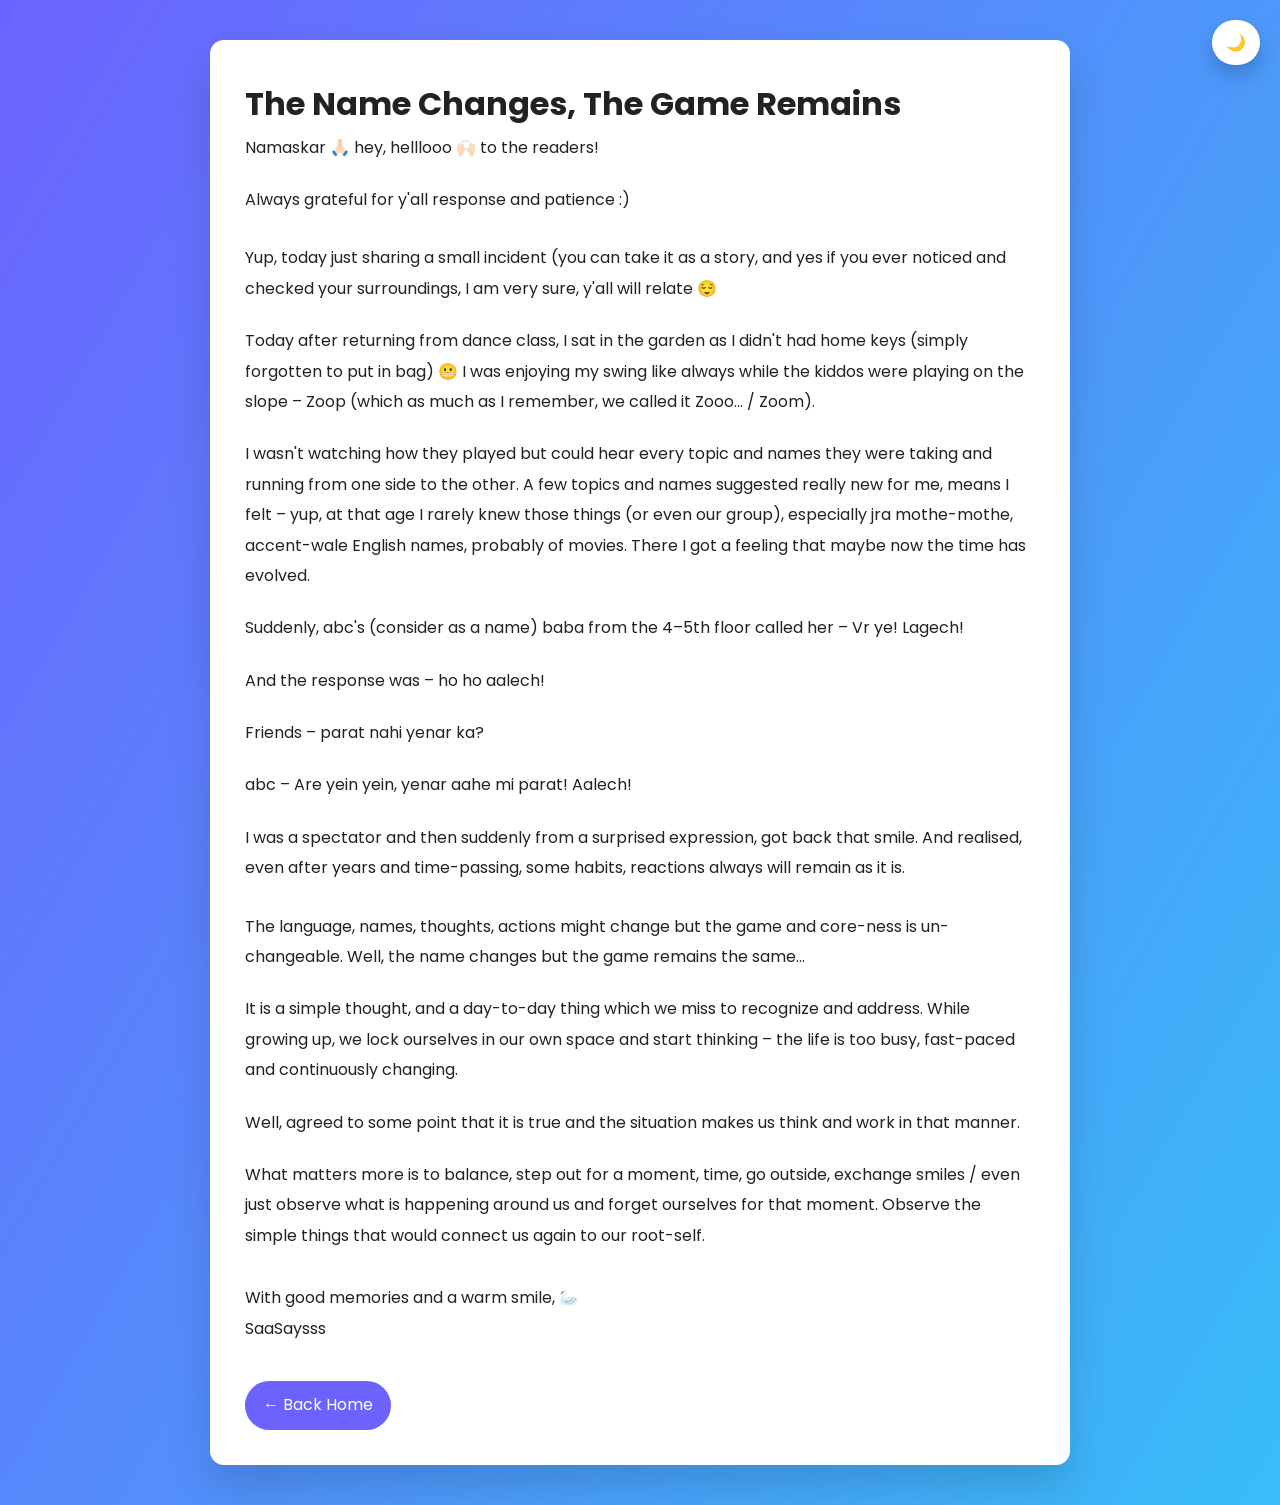
<file: post4.html>
<!DOCTYPE html>
<html lang="en">
<head>
    <meta charset="UTF-8">
    <title>The Name Changes, The Game Remains</title>
    <link rel="stylesheet" href="css/style.css">
</head>

<body>

<div class="toggle" onclick="toggleDark()">🌙</div>

<div class="container">
    <div class="blog-content">
        <h1>The Name Changes, The Game Remains</h1>

        <p>
            Namaskar 🙏🏻 hey, helllooo 🙌🏻 to the readers!
        </p>

        <p style="margin-bottom: 28px;">
            Always grateful for y'all response and patience :)
        </p>

        <p>
            Yup, today just sharing a small incident (you can take it as a story,
            and yes if you ever noticed and checked your surroundings, I am very sure,
            y'all will relate 😌
        </p>

        <p>
            Today after returning from dance class, I sat in the garden as I didn't
            had home keys (simply forgotten to put in bag) 😬 I was enjoying my swing
            like always while the kiddos were playing on the slope – Zoop
            (which as much as I remember, we called it Zooo... / Zoom).
        </p>

        <p>
            I wasn't watching how they played but could hear every topic and names
            they were taking and running from one side to the other. A few topics and
            names suggested really new for me, means I felt – yup, at that age I rarely
            knew those things (or even our group), especially jra mothe-mothe,
            accent-wale English names, probably of movies. There I got a feeling that
            maybe now the time has evolved.
        </p>

        <p>
            Suddenly, abc's (consider as a name) baba from the 4–5th floor called her –
            Vr ye! Lagech!
        </p>

        <p>
            And the response was – ho ho aalech!
        </p>

        <p>
            Friends – parat nahi yenar ka?
        </p>

        <p>
            abc – Are yein yein, yenar aahe mi parat! Aalech!
        </p>

        <p style="margin-bottom: 28px;">
            I was a spectator and then suddenly from a surprised expression, got back
            that smile. And realised, even after years and time-passing, some habits,
            reactions always will remain as it is.
        </p>

        <p>
            The language, names, thoughts, actions might change but the game and
            core-ness is un-changeable. Well, the name changes but the game remains
            the same...
        </p>

        <p>
            It is a simple thought, and a day-to-day thing which we miss to recognize
            and address. While growing up, we lock ourselves in our own space and start
            thinking – the life is too busy, fast-paced and continuously changing.
        </p>

        <p>
            Well, agreed to some point that it is true and the situation makes us think
            and work in that manner.
        </p>

        <p>
            What matters more is to balance, step out for a moment, time, go outside,
            exchange smiles / even just observe what is happening around us and forget
            ourselves for that moment. Observe the simple things that would connect us
            again to our root-self.
        </p>

        <p style="margin-top: 32px;">
            With good memories and a warm smile, 🦢
            <br>
            SaaSaysss
        </p>

        <a class="btn" href="index.html">← Back Home</a>
    </div>
</div>

<script src="js/main.js"></script>
</body>
</html>
</file>
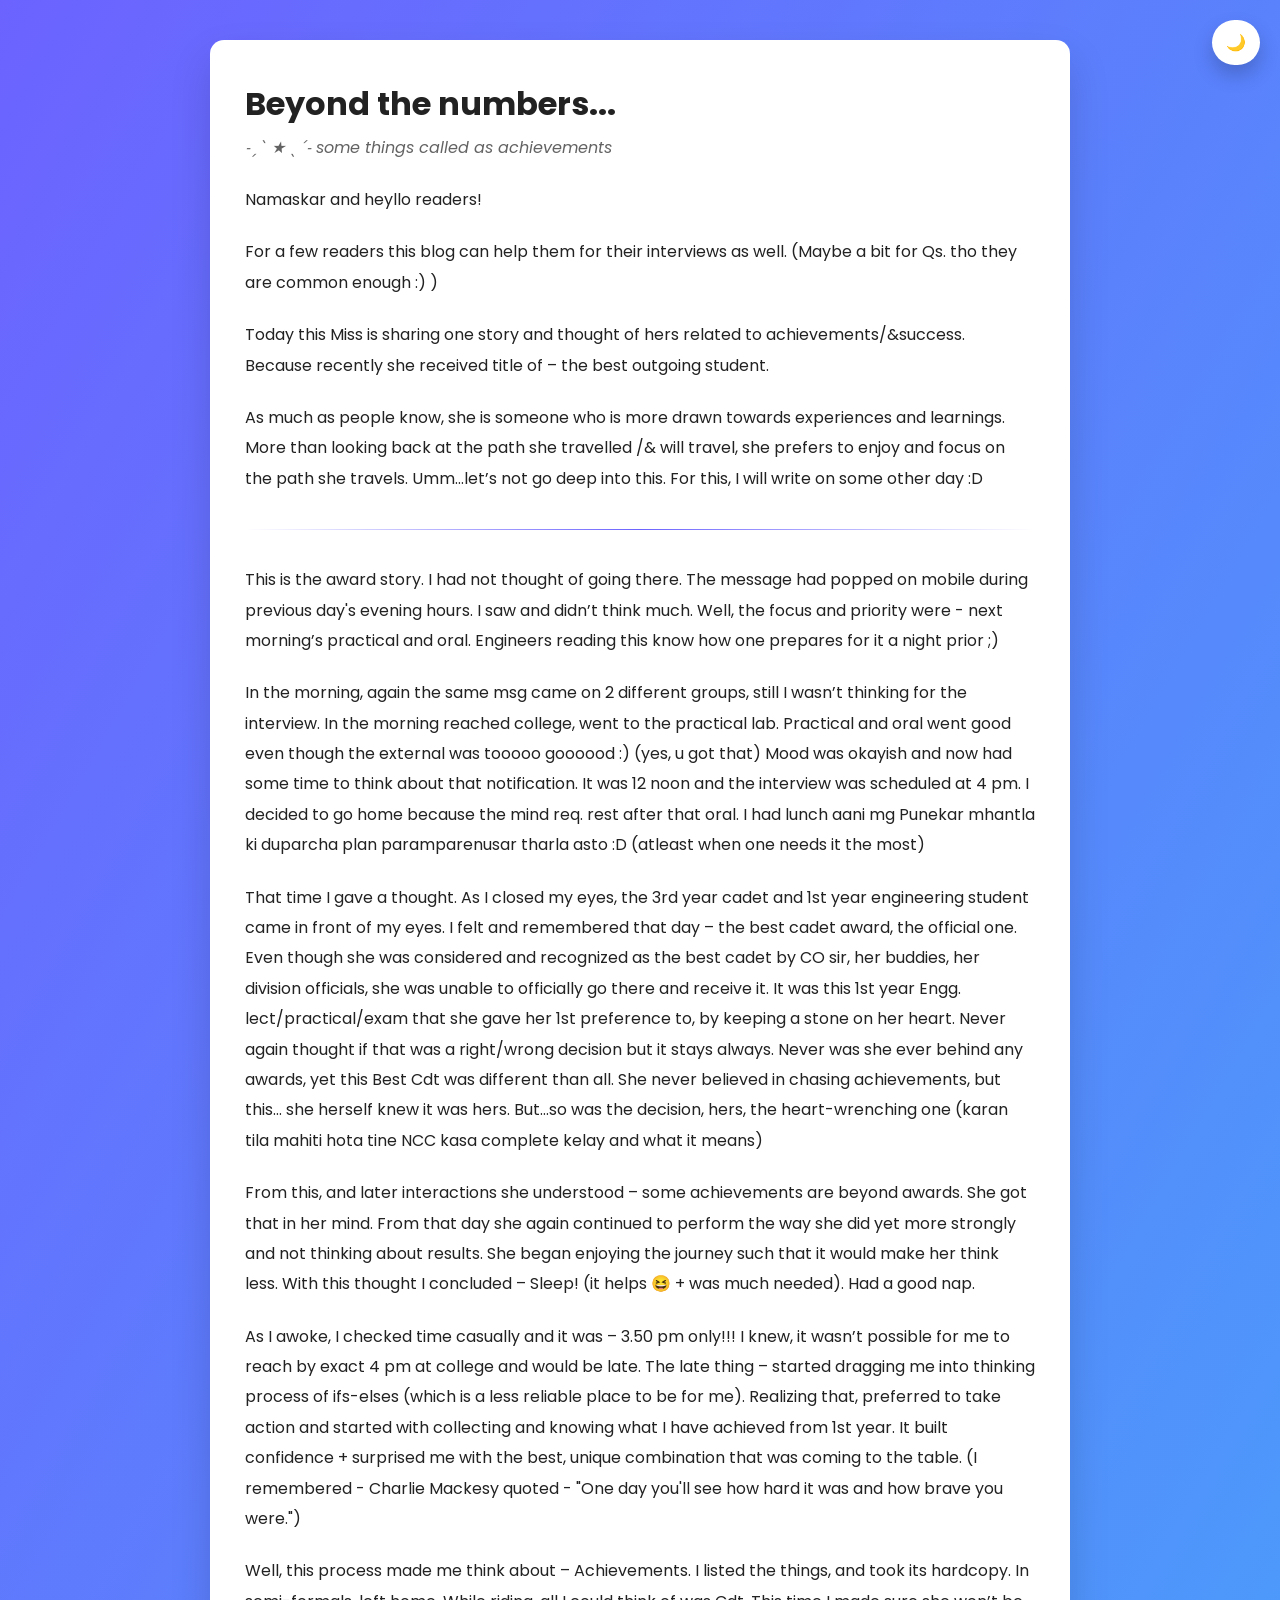
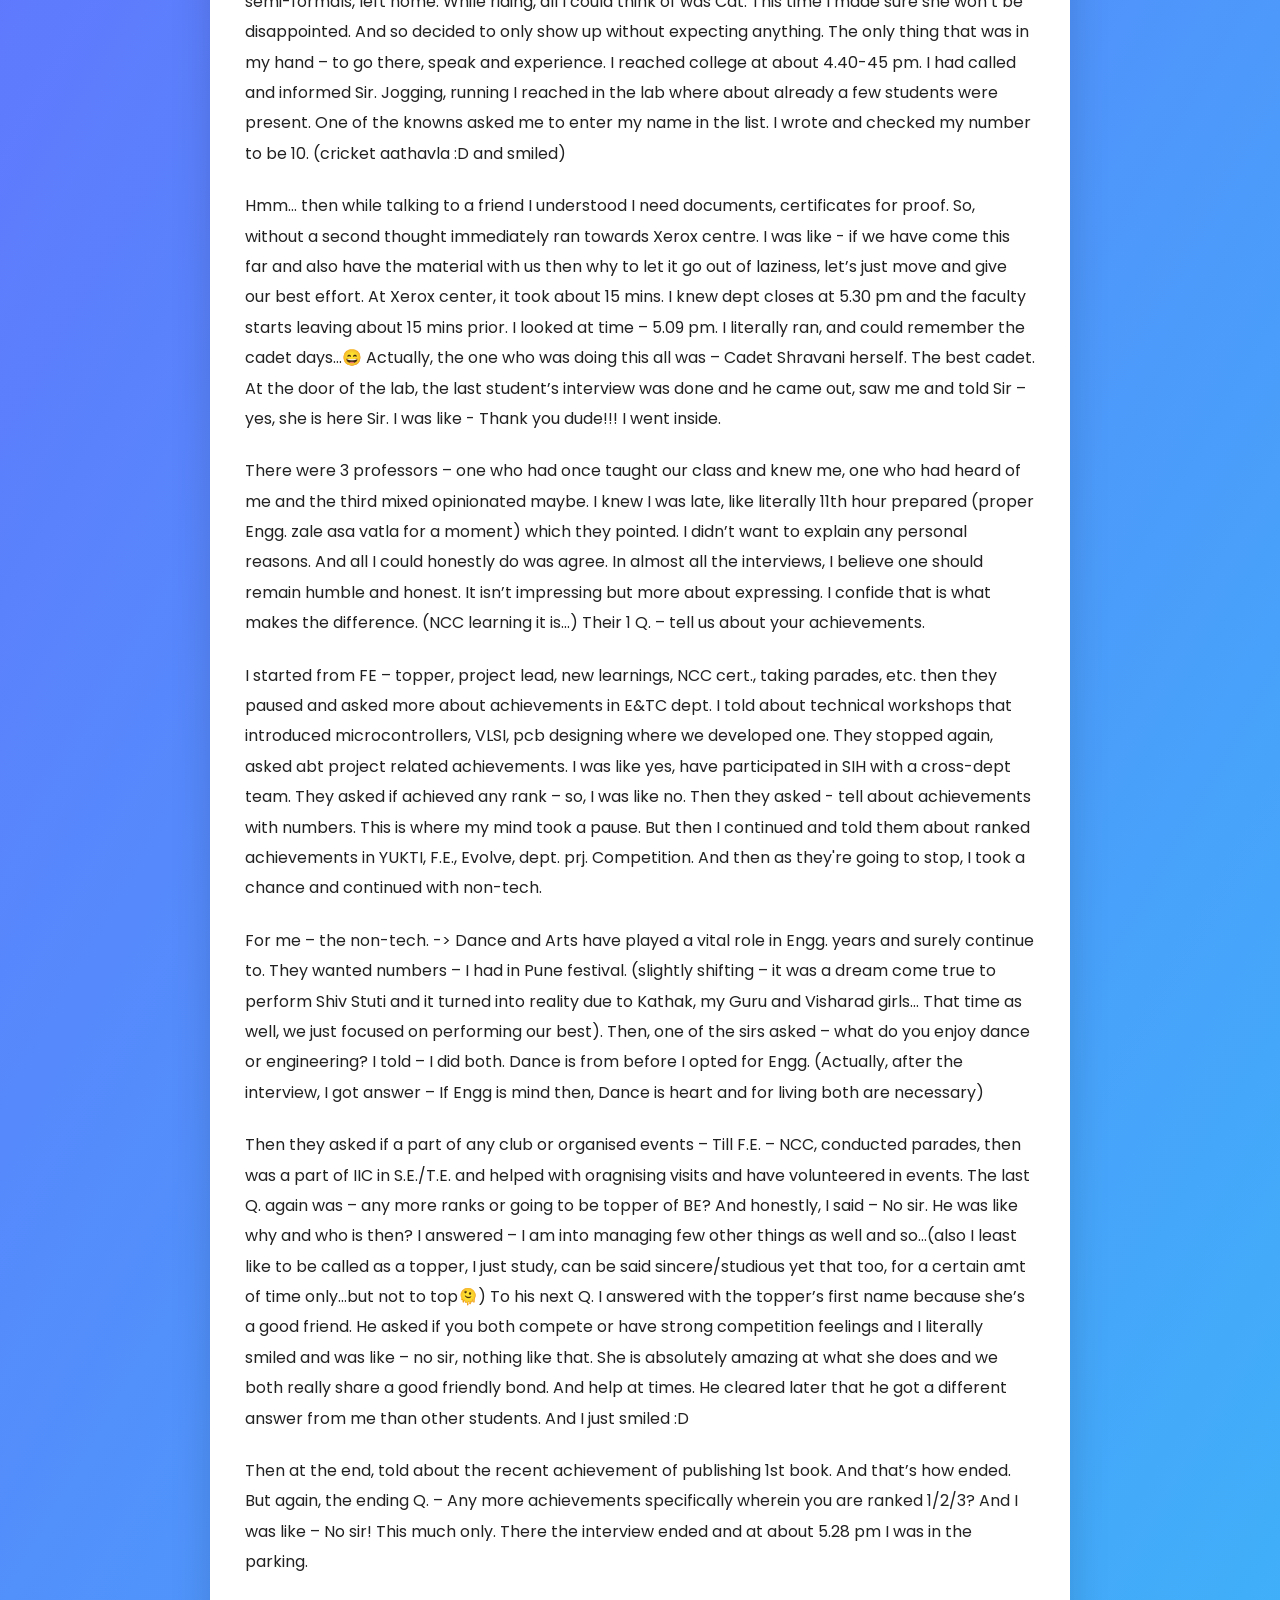
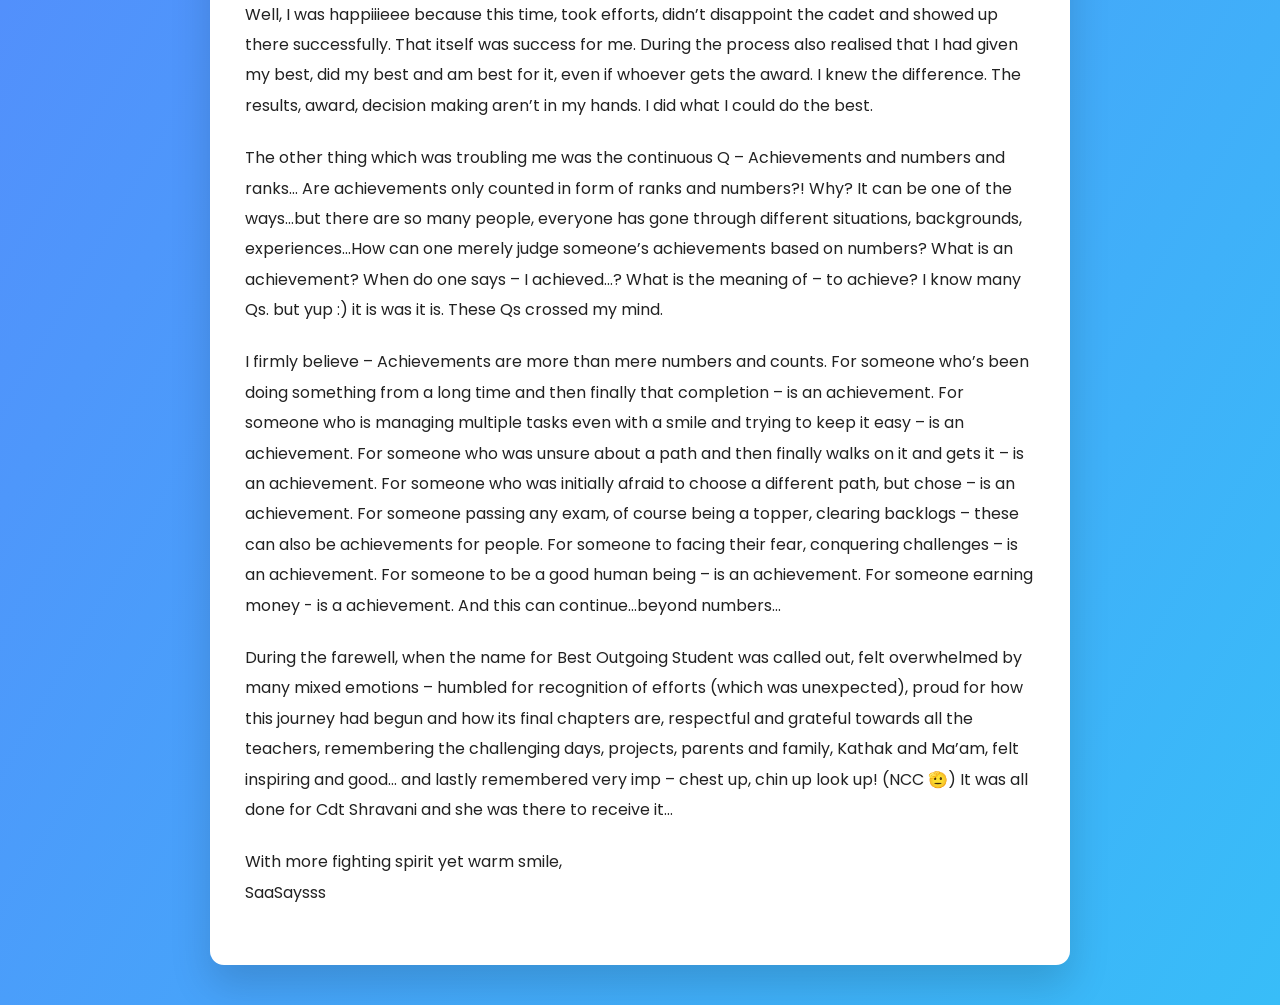
<file: post5.html>
<!DOCTYPE html>
<html lang="en">
<head>
    <meta charset="UTF-8">
    <title>Beyond the numbers...</title>
    <link rel="stylesheet" href="css/style.css">
</head>

<body>

<div class="toggle" onclick="toggleDark()">🌙</div>

<div class="container">
    <div class="blog-content">
        <h1>Beyond the numbers...</h1>

        <p class="meta">
            ˗ˏˋ ★ ˎˊ˗ some things called as achievements
        </p>

        <p>
            Namaskar and heyllo readers!
        </p>

        <p>
            For a few readers this blog can help them for their interviews as well.
            (Maybe a bit for Qs. tho they are common enough :) )
        </p>

        <p>
            Today this Miss is sharing one story and thought of hers related to achievements/&success.
            Because recently she received title of – the best outgoing student.
        </p>

        <p>
            As much as people know, she is someone who is more drawn towards experiences and learnings.
            More than looking back at the path she travelled /& will travel, she prefers to enjoy and focus on
            the path she travels. Umm…let’s not go deep into this. For this, I will write on some other day :D
        </p>

        <hr class="soft-divider">

       
        <p> 
            This is the award story. I had not thought of going there. 
            The message had popped on mobile during previous day's evening hours. I saw and didn’t think much. 
            Well, the focus and priority were - next morning’s practical and oral. 
            Engineers reading this know how one prepares for it a night prior ;)
        </p>

        <p>
            In the morning, again the same msg came on 2 different groups, still I wasn’t thinking for the interview. 
            In the morning reached college, went to the practical lab. 
            Practical and oral went good even though the external was tooooo goooood :) (yes, u got that)
            Mood was okayish and now had some time to think about that notification. 
            It was 12 noon and the interview was scheduled at 4 pm. 
            I decided to go home because the mind req. rest after that oral. 
            I had lunch aani mg Punekar mhantla ki duparcha plan paramparenusar tharla asto :D (atleast when one needs it the most)
        </p>
        
        <p>
            That time I gave a thought. 
            As I closed my eyes, the 3rd year cadet and 1st year engineering student came in front of my eyes. I felt and remembered that day – the best cadet award, the official one.
            Even though she was considered and recognized as the best cadet by CO sir, her buddies, her division officials, she was unable to officially go there and receive it. 
            It was this 1st year Engg. lect/practical/exam that she gave her 1st preference to, by keeping a stone on her heart. 
            Never again thought if that was a right/wrong decision but it stays always. Never was she ever behind any awards, yet this Best Cdt was different than all. 
            She never believed in chasing achievements, but this… she herself knew it was hers. 
            But…so was the decision, hers, the heart-wrenching one (karan tila mahiti hota tine NCC kasa complete kelay and what it means)
        <p/>
            
        <p>
            From this, and later interactions she understood – some achievements are beyond awards. She got that in her mind. 
            From that day she again continued to perform the way she did yet more strongly and not thinking about results. 
            She began enjoying the journey such that it would make her think less. 
            With this thought I concluded – Sleep! (it helps 😆 + was much needed). Had a good nap. 
        <p/>
        <p>
            As I awoke, I checked time casually and it was – 3.50 pm only!!! I knew, it wasn’t possible for me to reach by exact 4 pm at college and would be late. 
            The late thing – started dragging me into thinking process of ifs-elses (which is a less reliable place to be for me). 
            Realizing that, preferred to take action and started with collecting and knowing what I have achieved from 1st year. 
            It built confidence + surprised me with the best, unique combination that was coming to the table. 
            (I remembered - Charlie Mackesy quoted - "One day you'll see how hard it was and how brave you were."⁠)
       </p>

        <p>
            Well, this process made me think about – Achievements. 
            I listed the things, and took its hardcopy. In semi-formals, left home. While riding, all I could think of was Cdt. 
            This time I made sure she won’t be disappointed. And so decided to only show up without expecting anything. 
            The only thing that was in my hand – to go there, speak and experience.
            I reached college at about 4.40-45 pm. I had called and informed Sir. Jogging, running I reached in the lab where about already a few students were present. 
            One of the knowns asked me to enter my name in the list. I wrote and checked my number to be 10. (cricket aathavla :D and smiled)
       </p>
        
        <p>      
            Hmm… then while talking to a friend I understood I need documents, certificates for proof. So, without a second thought immediately ran towards Xerox centre. 
            I was like - if we have come this far and also have the material with us then why to let it go out of laziness, let’s just move and give our best effort.
            At Xerox center, it took about 15 mins. I knew dept closes at 5.30 pm and the faculty starts leaving about 15 mins prior. I looked at time – 5.09 pm. I literally ran, and could remember the cadet days…😄
            Actually, the one who was doing this all was – Cadet Shravani herself. The best cadet. At the door of the lab, the last student’s interview was done and he came out, saw me and told Sir – yes, she is here Sir.
            I was like - Thank you dude!!! I went inside. 
        </p>
        
        <p>
            There were 3 professors – one who had once taught our class and knew me, one who had heard of me and the third mixed opinionated maybe. 
            I knew I was late, like literally 11th hour prepared (proper Engg. zale asa vatla for a moment) which they pointed. I didn’t want to explain any personal reasons. And all I could honestly do was agree. 
            In almost all the interviews, I believe one should remain humble and honest. It isn’t impressing but more about expressing. I confide that is what makes the difference. (NCC learning it is…)
            Their 1 Q. – tell us about your achievements. 
        <p/>
        <p>
            I started from FE – topper, project lead, new learnings, NCC cert., taking parades, etc. then they paused and asked more about achievements in E&TC dept. 
            I told about technical workshops that introduced microcontrollers, VLSI, pcb designing where we developed one. 
            They stopped again, asked abt project related achievements. I was like yes, have participated in SIH with a cross-dept team. They asked if achieved any rank – so, I was like no. 
            Then they asked - tell about achievements with numbers. This is where my mind took a pause. But then I continued and told them about ranked achievements in YUKTI, F.E., Evolve, dept. prj. Competition. 
            And then as they're going to stop, I took a chance and continued with non-tech. 
        <p/>
        <p>
            For me – the non-tech. -> Dance and Arts have played a vital role in Engg. years and surely continue to. 
            They wanted numbers – I had in Pune festival. (slightly shifting – it was a dream come true to perform Shiv Stuti and it turned into reality due to Kathak, my Guru and Visharad girls…
            That time as well, we just focused on performing our best). Then, one of the sirs asked – what do you enjoy dance or engineering? I told – I did both. 
            Dance is from before I opted for Engg. (Actually, after the interview, I got answer – If Engg is mind then, Dance is heart and for living both are necessary)
        <p/>
        <p>
            Then they asked if a part of any club or organised events – Till F.E. – NCC, conducted parades, then was a part of IIC in S.E./T.E. and helped with oragnising visits and have volunteered in events. 
            The last Q. again was – any more ranks or going to be topper of BE? And honestly, I said – No sir. He was like why and who is then? I answered – 
            I am into managing few other things as well and so…(also I least like to be called as a topper, I just study, can be said sincere/studious yet that too, for a certain amt of time only…but not to top🫠)   
            To his next Q. I answered with the topper’s first name because she’s a good friend. He asked if you both compete or have strong competition feelings and I literally smiled and was like – no sir, nothing like that. 
            She is absolutely amazing at what she does and we both really share a good friendly bond. And help at times. He cleared later that he got a different answer from me than other students. 
            And I just smiled :D <p/> <p>
            Then at the end, told about the recent achievement of publishing 1st book. And that’s how ended. 
            But again, the ending Q. – Any more achievements specifically wherein you are ranked 1/2/3? 
            And I was like – No sir! This much only. There the interview ended and at about 5.28 pm I was in the parking.  
        </p>
        
        <p>
            Well, I was happiiieee because this time, took efforts, didn’t disappoint the cadet and showed up there successfully. That itself was success for me. 
            During the process also realised that I had given my best, did my best and am best for it, even if whoever gets the award. I knew the difference. 
            The results, award, decision making aren’t in my hands. I did what I could do the best. 
        </p>
        
        <p>
            The other thing which was troubling me was the continuous Q – Achievements and numbers and ranks…
            Are achievements only counted in form of ranks and numbers?! Why? It can be one of the ways…but there are so many people, 
            everyone has gone through different situations, backgrounds, experiences…How can one merely judge someone’s achievements based on numbers?
            What is an achievement? When do one says – I achieved…? What is the meaning of – to achieve?
            I know many Qs. but yup :) it is was it is. These Qs crossed my mind. 
        </p>
        
        <p>
            I firmly believe – Achievements are more than mere numbers and counts. 
            For someone who’s been doing something from a long time and then finally that completion – is an achievement. 
            For someone who is managing multiple tasks even with a smile and trying to keep it easy – is an achievement. 
            For someone who was unsure about a path and then finally walks on it and gets it – is an achievement. 
            For someone who was initially afraid to choose a different path, but chose – is an achievement. 
            For someone passing any exam, of course being a topper, clearing backlogs – these can also be achievements for people. 
            For someone to facing their fear, conquering challenges – is an achievement. 
            For someone to be a good human being – is an achievement. 
            For someone earning money - is a achievement.
            And this can continue...beyond numbers...
        </p>
        
        <p>
            During the farewell, when the name for Best Outgoing Student was called out, felt overwhelmed by many mixed emotions – 
            humbled for recognition of efforts (which was unexpected), proud for how this journey had begun and how its final chapters are, 
            respectful and grateful towards all the teachers, remembering the challenging days, projects, 
            parents and family, Kathak and Ma’am, felt inspiring and good…
            and lastly remembered very imp – chest up, chin up look up! (NCC 🫡)  
            It was all done for Cdt Shravani and she was there to receive it…

        </p>

        
        <p>
            With more fighting spirit yet warm smile,
            <br>
            SaaSaysss
        </p>
      <script src="js/main.js"></script>
</body>
</html>
</file>
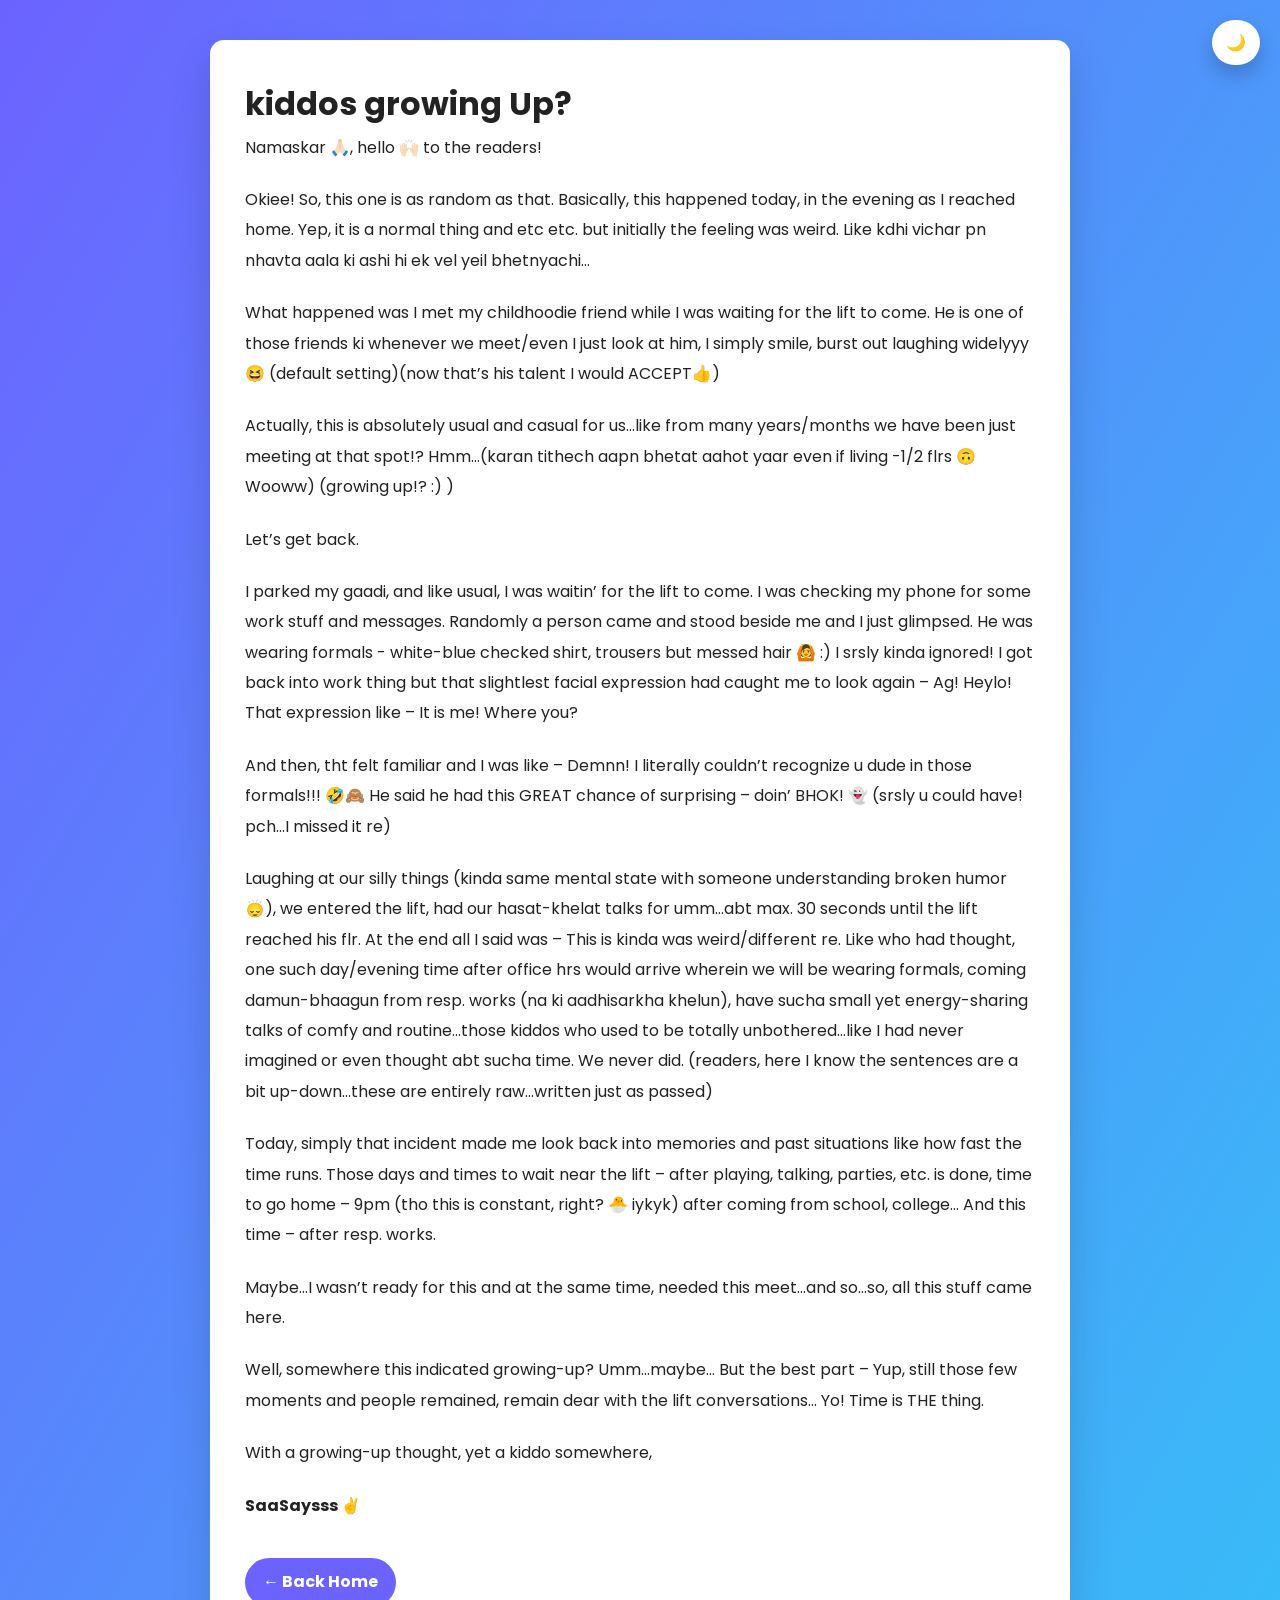
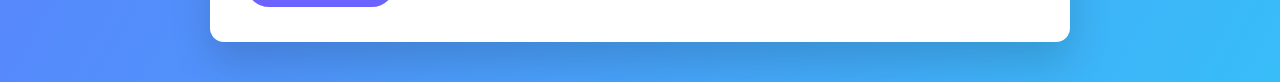
<file: post7.html>
<!DOCTYPE html>
<html lang="en">
<head>
    <meta charset="UTF-8">
    <title>kiddos growing Up?</title>
    <link rel="stylesheet" href="css/style.css">
</head>

<body>

<div class="toggle" onclick="toggleDark()">🌙</div>

<div class="container">
    <div class="blog-content">

        <h1>kiddos growing Up?</h1>

        <p>Namaskar 🙏🏻, hello 🙌🏻 to the readers!</p>

        <p>
            Okiee! So, this one is as random as that.
            Basically, this happened today, in the evening as I reached home. Yep, it is a normal thing and etc etc. but initially the feeling was weird. Like kdhi vichar pn nhavta aala ki ashi hi ek vel yeil bhetnyachi…
        </p>

        <p>
            What happened was I met my childhoodie friend while I was waiting for the lift to come.
            He is one of those friends ki whenever we meet/even I just look at him, I simply smile, burst out laughing widelyyy 😆 (default setting)(now that’s his talent I would ACCEPT👍)
        </p>

        <p>
            Actually, this is absolutely usual and casual for us…like from many years/months we have been just meeting at that spot!? Hmm…(karan tithech aapn bhetat aahot yaar even if living -1/2 flrs 🙃 Wooww) (growing up!? :) )
        </p>

        <p>
            Let’s get back.
        </p>

        <p>
            I parked my gaadi, and like usual, I was waitin’ for the lift to come. I was checking my phone for some work stuff and messages.
            Randomly a person came and stood beside me and I just glimpsed. He was wearing formals - white-blue checked shirt, trousers but messed hair 🙆 :)
            I srsly kinda ignored!
    
            I got back into work thing but that slightlest facial expression had caught me to look again – Ag! Heylo!
            That expression like – It is me! Where you?
        </p>

        <p>
            And then, tht felt familiar and I was like – Demnn! I literally couldn’t recognize u dude in those formals!!! 🤣🙈
            He said he had this GREAT chance of surprising – doin’ BHOK! 👻 (srsly u could have! pch…I missed it re)
        </p>

        <p>
            Laughing at our silly things (kinda same mental state with someone understanding broken humor 🙂‍↕️), we entered the lift, had our hasat-khelat talks for umm…abt max. 30 seconds until the lift reached his flr.
            At the end all I said was – This is kinda was weird/different re. Like who had thought, one such day/evening time after office hrs would arrive wherein we will be wearing formals, coming damun-bhaagun from resp. works (na ki aadhisarkha khelun), have sucha small yet energy-sharing talks of comfy and routine…those kiddos who used to be totally unbothered…like I had never imagined or even thought abt sucha time.
            We never did.
            (readers, here I know the sentences are a bit up-down…these are entirely raw…written just as passed)
        </p>

        <p>
            Today, simply that incident made me look back into memories and past situations like how fast the time runs.
            Those days and times to wait near the lift – after playing, talking, parties, etc. is done, time to go home – 9pm (tho this is constant, right? 🐣 iykyk) after coming from school, college…
            
            And this time – after resp. works.
        </p>

        <p>
            Maybe…I wasn’t ready for this and at the same time, needed this meet...and so…so, all this stuff came here.
        </p>

        <p>
            Well, somewhere this indicated growing-up?
            Umm...maybe… But the best part – Yup, still those few moments and people remained, remain dear with the lift conversations…
       
            Yo! Time is THE thing.
        </p>


        <p>
            With a growing-up thought, yet a kiddo somewhere,
        </p>

        <p>
            <strong>SaaSaysss ✌️
        </p>

        <a class="btn" href="index.html">← Back Home</a>

    </div>
</div>

<script src="js/main.js"></script>

</body>
</html>
</file>
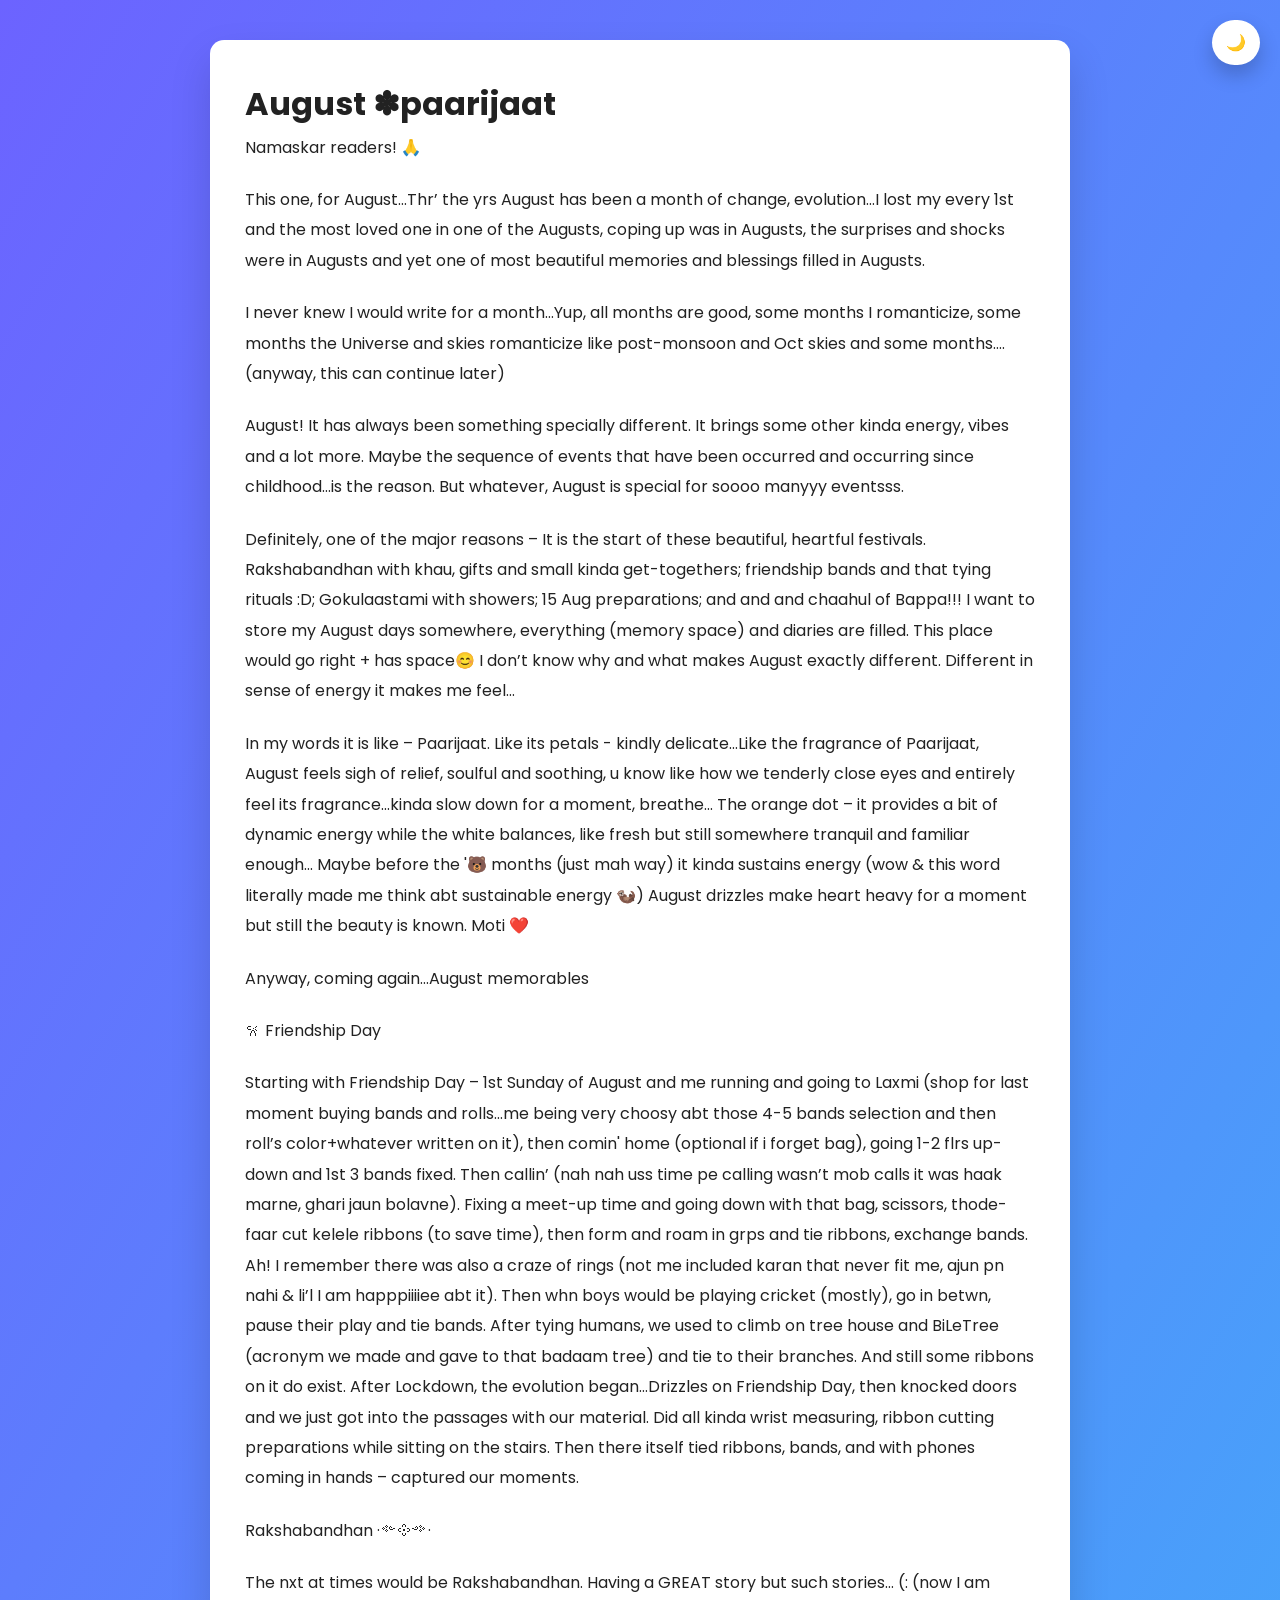
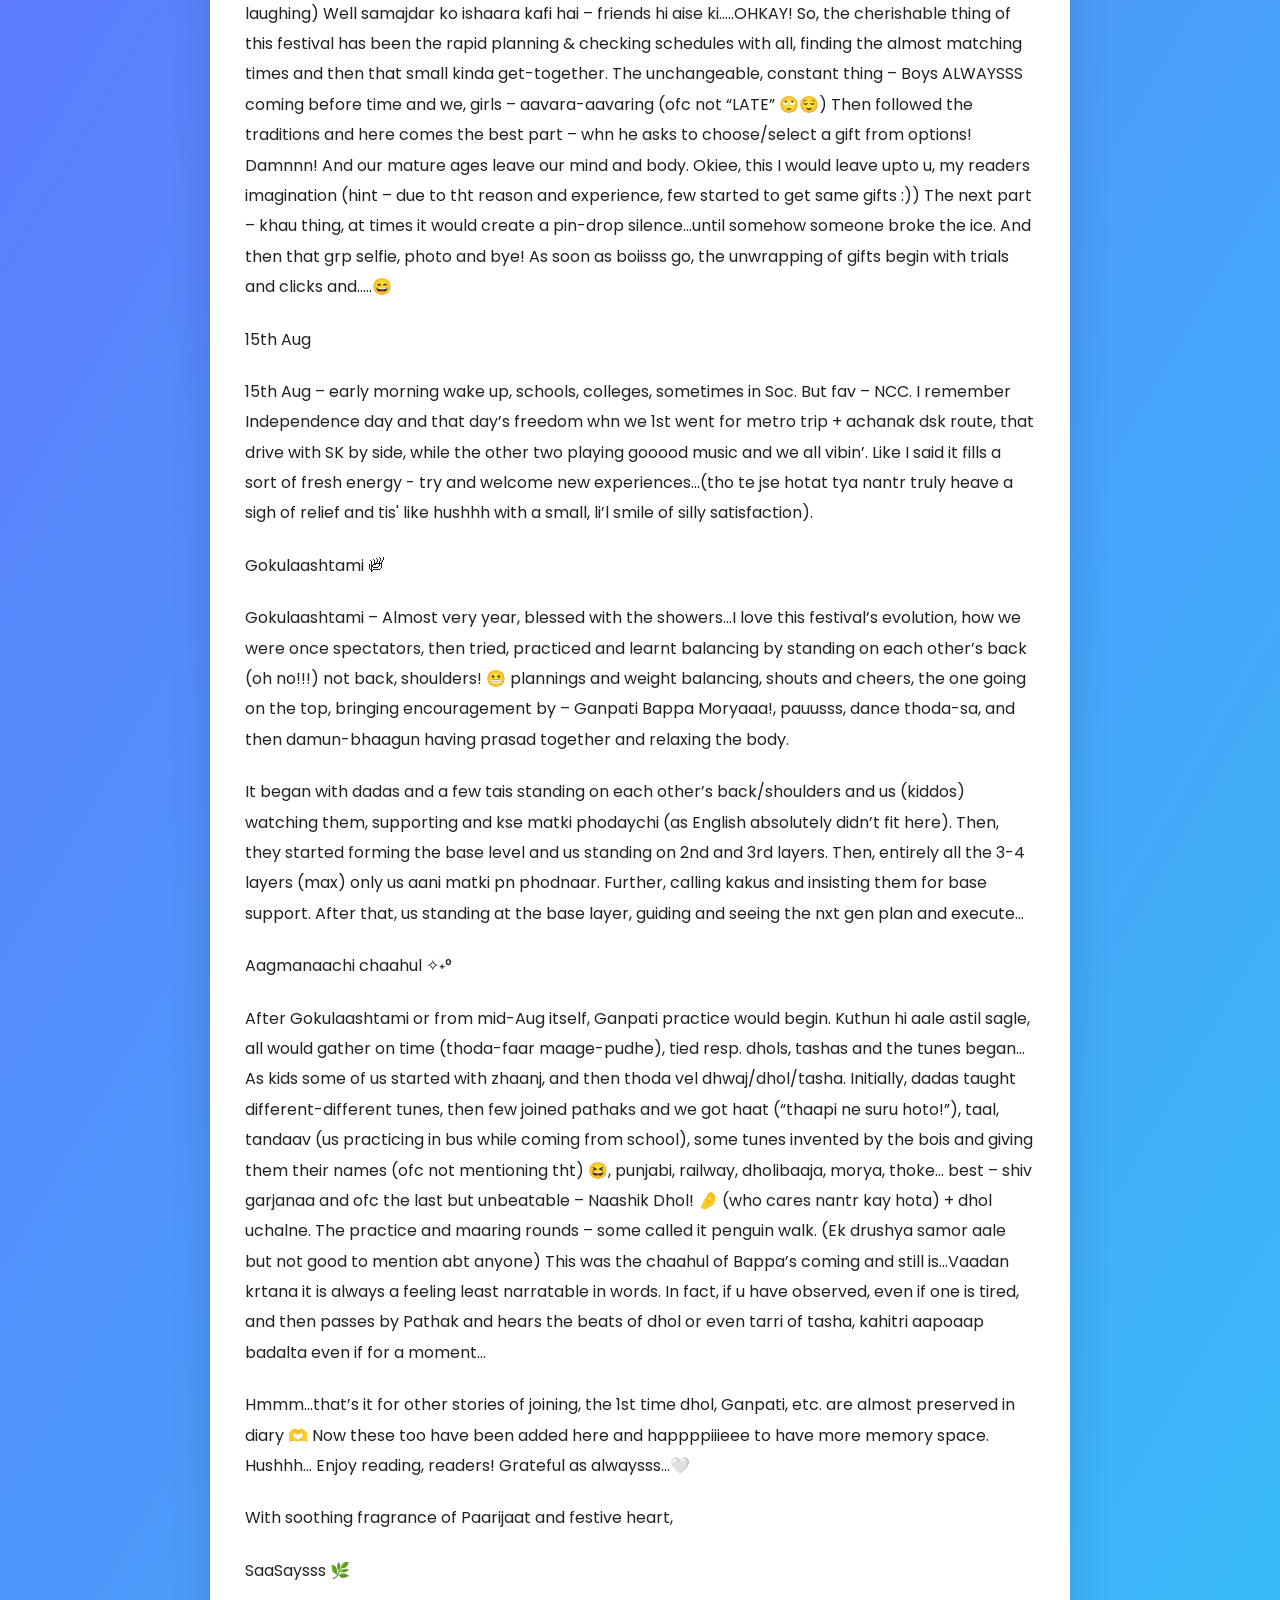
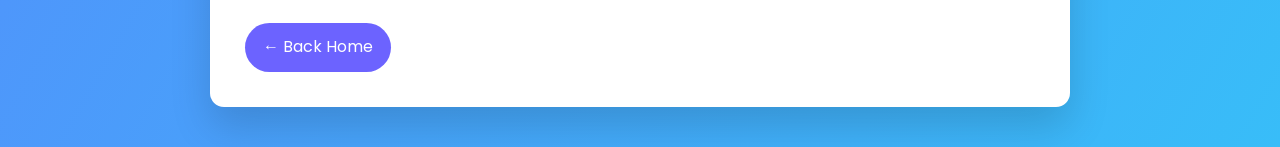
<file: post8.html>
<!DOCTYPE html>
<html lang="en">
<head>
    <meta charset="UTF-8">
    <title> August </title>
    <link rel="stylesheet" href="css/style.css">
</head>

<body>

<div class="toggle" onclick="toggleDark()">🌙</div>

<div class="container">
<div class="blog-content">

<h1> August ✽paarijaat  </h1>

<p>Namaskar readers! 🙏</p>

<p>
This one, for August…Thr’ the yrs August has been a month of change, evolution…I lost my every 1st and the most loved one in one of the Augusts, coping up was in Augusts, the surprises and shocks were in Augusts and yet one of most beautiful memories and blessings filled in Augusts.
</p>

<p>
I never knew I would write for a month…Yup, all months are good, some months I romanticize, some months the Universe and skies romanticize like post-monsoon and Oct skies and some months….(anyway, this can continue later)
</p>
  
<p>  
August! It has always been something specially different. It brings some other kinda energy, vibes and a lot more. Maybe the sequence of events that have been occurred and occurring since childhood…is the reason. 
But whatever, August is special for soooo manyyy eventsss.
</p>

<p>  
Definitely, one of the major reasons – It is the start of these beautiful, heartful festivals. Rakshabandhan with khau, gifts and small kinda get-togethers; friendship bands and that tying rituals :D; Gokulaastami with showers; 15 Aug preparations; and and and chaahul of Bappa!!!

I want to store my August days somewhere, everything (memory space) and diaries are filled. This place would go right + has space😊

I don’t know why and what makes August exactly different. 
Different in sense of energy it makes me feel…
</p>
  
<p>  
In my words it is like – Paarijaat. 
Like its petals - kindly delicate...Like the fragrance of Paarijaat, August feels sigh of relief, soulful and soothing, 
u know like how we tenderly close eyes and entirely feel its fragrance...kinda slow down for a moment, breathe...
The orange dot – it provides a bit of dynamic energy while the white balances, like fresh but still somewhere tranquil and familiar enough...
Maybe before the '🐻 months (just mah way) it kinda sustains energy (wow & this word literally made me think abt sustainable energy 🦦) 
August drizzles make heart heavy for a moment but still the beauty is known. Moti ❤️
</p>

<p>
Anyway, coming again…August memorables
</p>

<p> 𐙚 Friendship Day </p>

<p>
Starting with Friendship Day – 1st Sunday of August and me running and going to Laxmi (shop for last moment buying bands and rolls…me being very choosy abt those 4-5 bands selection and then roll’s color+whatever written on it), then comin' home (optional if i forget bag), going 1-2 flrs up-down and 1st 3 bands fixed. 
Then callin’ (nah nah uss time pe calling wasn’t mob calls it was haak marne, ghari jaun bolavne). Fixing a meet-up time and going down with that bag, scissors, thode-faar cut kelele ribbons (to save time), then form and roam in grps and tie ribbons, exchange bands. Ah! I remember there was also a craze of rings (not me included karan that never fit me, ajun pn nahi & li’l I am happpiiiiee abt it). 
Then whn boys would be playing cricket (mostly), go in betwn, pause their play and tie bands. After tying humans, we used to climb on tree house and BiLeTree (acronym we made and gave to that badaam tree) and tie to their branches. And still some ribbons on it do exist.
After Lockdown, the evolution began…Drizzles on Friendship Day, then knocked doors and we just got into the passages with our material. Did all kinda wrist measuring, ribbon cutting preparations while sitting on the stairs. Then there itself tied ribbons, bands, and with phones coming in hands – captured our moments.
</p>

<p> Rakshabandhan ·༻𐫱༺· </p>

<p>
The nxt at times would be Rakshabandhan. Having a GREAT story but such stories… (: (now I am laughing) Well samajdar ko ishaara kafi hai – friends hi aise ki…..OHKAY!
So, the cherishable thing of this festival has been the rapid planning & checking schedules with all, finding the almost matching times and then that small kinda get-together.
The unchangeable, constant thing – Boys ALWAYSSS coming before time and we, girls – aavara-aavaring (ofc not “LATE” 🙄😌) Then followed the traditions and here comes the best part – 
whn he asks to choose/select a gift from options! 
Damnnn! And our mature ages leave our mind and body. Okiee, this I would leave upto u, my readers imagination (hint – due to tht reason and experience, few started to get same gifts :))
The next part – khau thing, at times it would create a pin-drop silence…until somehow someone broke the ice. And then that grp selfie, photo and bye! 
As soon as boiisss go, the unwrapping of gifts begin with trials and clicks and…..😄
</p>

<p>15th Aug</p>

<p>
15th Aug – early morning wake up, schools, colleges, sometimes in Soc. But fav – NCC. 
I remember Independence day and that day’s freedom whn we 1st went for metro trip + achanak dsk route, that drive with SK by side, while the other two playing gooood music and we all vibin’.
Like I said it fills a sort of fresh energy - try and welcome new experiences...(tho te jse hotat tya nantr truly heave a sigh of relief and tis' like hushhh with a small, li’l smile of silly satisfaction).
</p>

<p> Gokulaashtami ༗ </p>

<p>
Gokulaashtami – Almost very year, blessed with the showers…I love this festival’s evolution, how we were once spectators, then tried, practiced and learnt balancing by standing on each other’s back (oh no!!!) not back, shoulders! 😬 plannings and weight balancing, shouts and cheers, the one going on the top, bringing encouragement by – Ganpati Bappa Moryaaa!, pauusss, dance thoda-sa, and then damun-bhaagun having prasad together and relaxing the body.
</p>

<p>
It began with dadas and a few tais standing on each other’s back/shoulders and us (kiddos) watching them, supporting and kse matki phodaychi (as English absolutely didn’t fit here).
Then, they started forming the base level and us standing on 2nd and 3rd layers. Then, entirely all the 3-4 layers (max) only us aani matki pn phodnaar. Further, calling kakus and insisting them for base support. 
After that, us standing at the base layer, guiding and seeing the nxt gen plan and execute…
</p>

<p> Aagmanaachi chaahul ✧˖° </p>

<p>
After Gokulaashtami or from mid-Aug itself, Ganpati practice would begin. Kuthun hi aale astil sagle, all would gather on time (thoda-faar maage-pudhe), tied resp. dhols, tashas and the tunes began…
As kids some of us started with zhaanj, and then thoda vel dhwaj/dhol/tasha. Initially, dadas taught different-different tunes, then few joined pathaks and we got haat (“thaapi ne suru hoto!”), taal, 
tandaav (us practicing in bus while coming from school),  some tunes invented by the bois and giving them their names (ofc not mentioning tht) 😆, punjabi, railway, dholibaaja, morya, thoke…
best – shiv garjanaa and ofc the last but unbeatable – Naashik Dhol! 🤌 (who cares nantr kay hota) + dhol uchalne.
The practice and maaring rounds – some called it penguin walk. (Ek drushya samor aale but not good to mention abt anyone)
This was the chaahul of Bappa’s coming and still is…Vaadan krtana it is always a feeling least narratable in words. 
In fact, if u have observed, even if one is tired, and then passes by Pathak and hears the beats of dhol or even tarri of tasha, kahitri aapoaap badalta even if for a moment…
</p>

<p>
Hmmm…that’s it for other stories of joining, the 1st time dhol, Ganpati, etc. are almost preserved in diary 🫶
Now these too have been added here and happppiiieee to have more memory space. Hushhh...
Enjoy reading, readers! Grateful as alwaysss…🤍
</p>

<p>
With soothing fragrance of Paarijaat and festive heart,
</p>

<p>
SaaSaysss 🌿
</p>

<a class="btn" href="index.html">← Back Home</a>

</div>
</div>

<script src="js/main.js"></script>

</body>
</html>
</file>
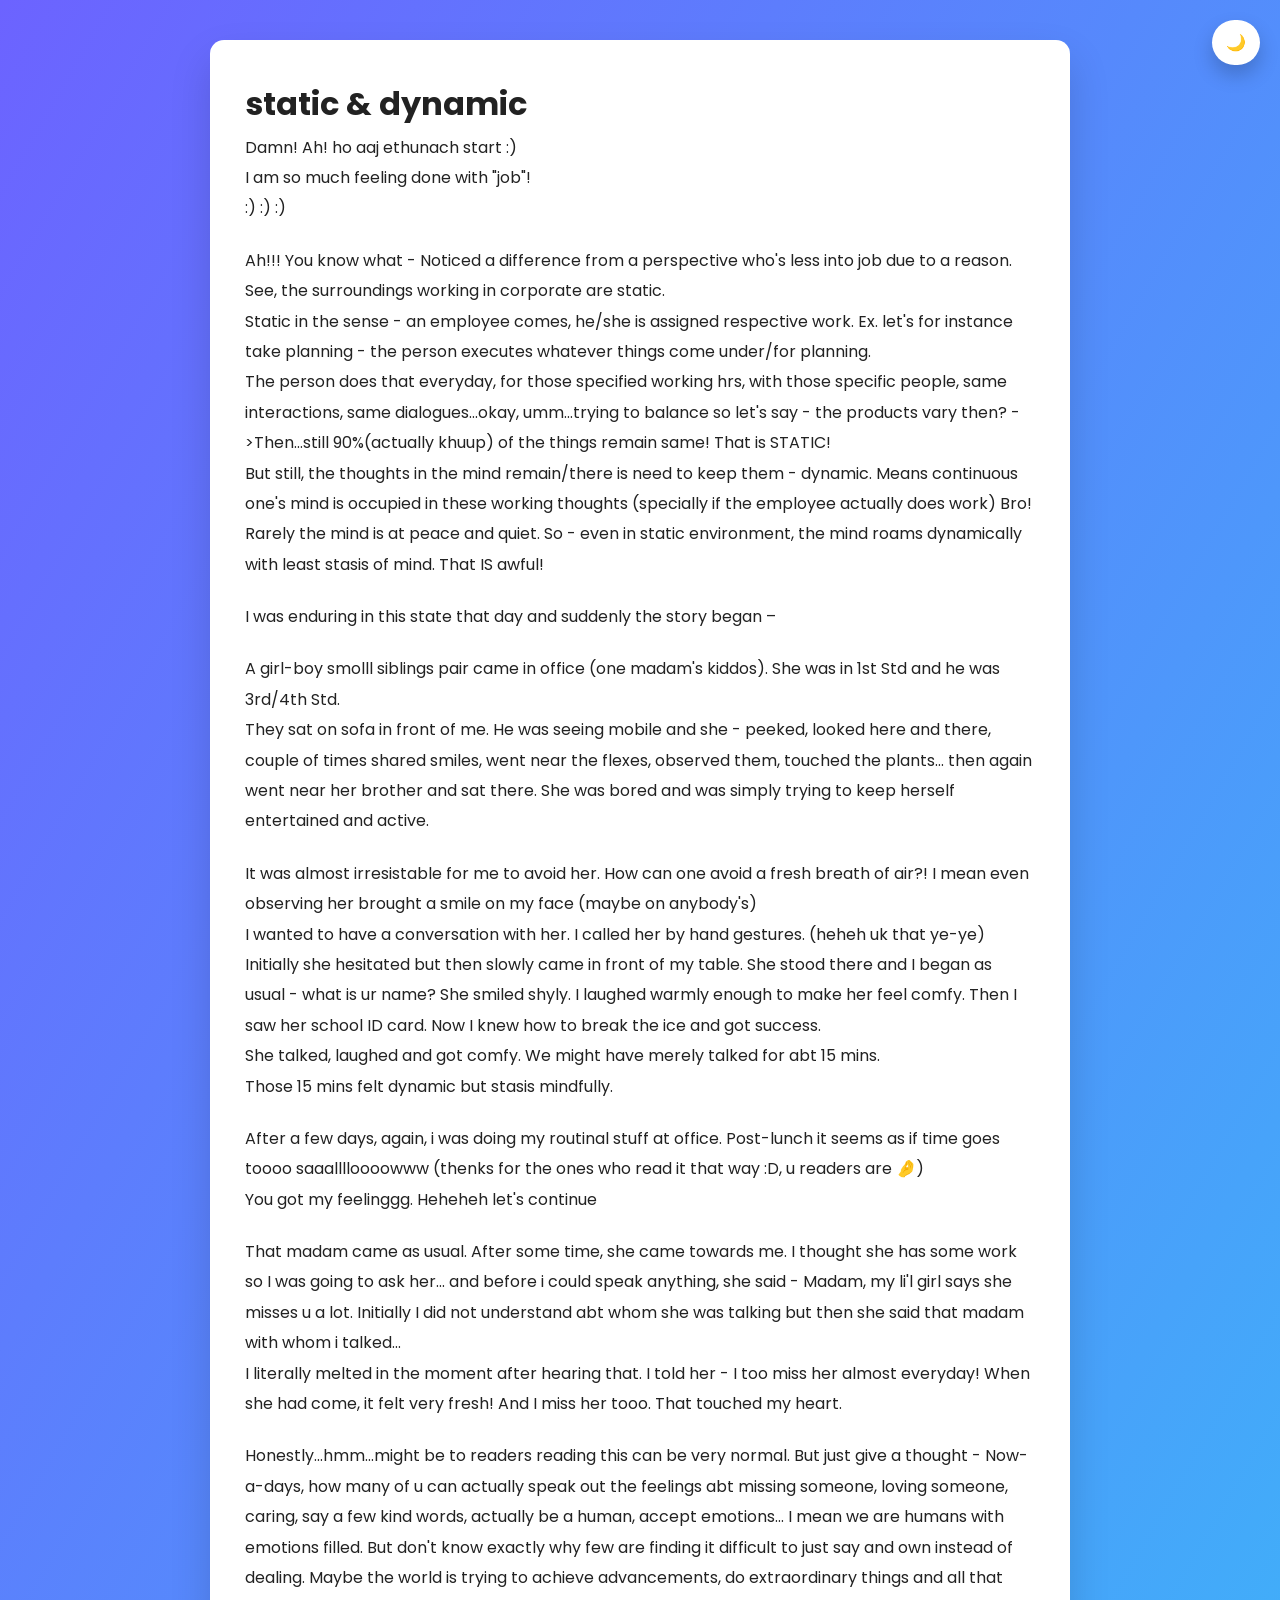
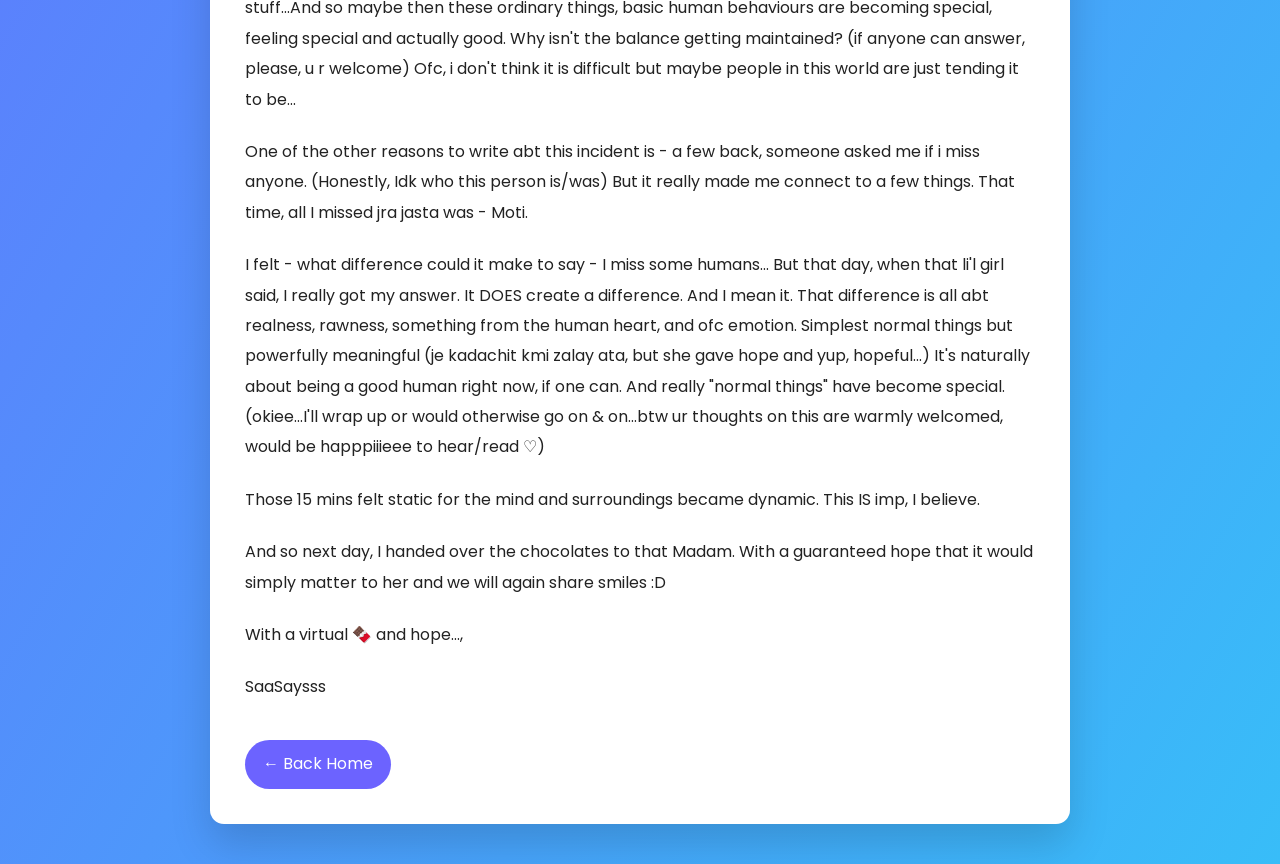
<file: post9.html>
<!DOCTYPE html>
<html lang="en">
<head>
    <meta charset="UTF-8">
    <title>static & dynamic</title>
    <link rel="stylesheet" href="css/style.css">
</head>

<body>

<div class="toggle" onclick="toggleDark()">🌙</div>

<div class="container">
    <div class="blog-content">

        <h1>static & dynamic</h1>

        <p>
            Damn! Ah! ho aaj ethunach start :)<br>
            I am so much feeling done with "job"!<br>
            :) :) :)
        </p>

        <p>
            Ah!!! You know what - Noticed a difference from a perspective who's less into job due to a reason. 
            See, the surroundings working in corporate are static.<br>
            Static in the sense - an employee comes, he/she is assigned respective work. 
            Ex. let's for instance take planning - the person executes whatever things come under/for planning.<br>
            The person does that everyday, for those specified working hrs, with those specific people, same interactions, same dialogues...okay, 
            umm...trying to balance so let's say - the products vary then? ->Then...still 90%(actually khuup) of the things remain same! That is STATIC!
            <br>
            But still, the thoughts in the mind remain/there is need to keep them - dynamic. 
            Means continuous one's mind is occupied in these working thoughts (specially if the employee actually does work) Bro! Rarely the mind is at peace and quiet. 
            So - even in static environment, the mind roams dynamically with least stasis of mind. That IS awful!
        </p>

        <p>
            I was enduring in this state that day and suddenly the story began –
        </p>

        <p>
            A girl-boy smolll siblings pair came in office (one madam's kiddos). She was in 1st Std and he was 3rd/4th Std.<br>
            They sat on sofa in front of me. He was seeing mobile and she - peeked, looked here and there, couple of times shared smiles, went near the flexes, observed them, touched the plants...
            then again went near her brother and sat there. She was bored and was simply trying to keep herself entertained and active.
        </p>

        <p>
            It was almost irresistable for me to avoid her. How can one avoid a fresh breath of air?! I mean even observing her brought a smile on my face (maybe on anybody's)<br>
            I wanted to have a conversation with her. I called her by hand gestures. (heheh uk that ye-ye)<br>
            Initially she hesitated but then slowly came in front of my table. She stood there and I began as usual - what is ur name? She smiled shyly. I laughed warmly enough to make her feel comfy. 
            Then I saw her school ID card. Now I knew how to break the ice and got success.<br>
            She talked, laughed and got comfy. We might have merely talked for abt 15 mins.<br>
            Those 15 mins felt dynamic but stasis mindfully.
        </p>

        <p>
            After a few days, again, i was doing my routinal stuff at office. Post-lunch it seems as if time goes toooo saaalllloooowww 
            (thenks for the ones who read it that way :D, u readers are 🤌)<br>
            You got my feelinggg. Heheheh let's continue
        </p>

        <p>
            That madam came as usual. After some time, she came towards me. I thought she has some work so I was going to ask her... and before i could speak anything, she said - Madam, my li'l girl says she misses u a lot. 
            Initially I did not understand abt whom she was talking but then she said that madam with whom i talked...<br>
            I literally melted in the moment after hearing that. I told her - I too miss her almost everyday! When she had come, it felt very fresh! And I miss her tooo. That touched my heart.
        </p>

        <p>
            Honestly...hmm...might be to readers reading this can be very normal. But just give a thought - Now-a-days, how many of u can actually speak out the feelings abt missing someone, loving someone, caring, say a few kind words, actually be a human, accept emotions...
            I mean we are humans with emotions filled. But don't know exactly why few are finding it difficult to just say and own instead of dealing. Maybe the world is trying to achieve advancements, do extraordinary things and all that stuff...And so maybe then these ordinary things, 
            basic human behaviours are becoming special, feeling special and actually good. Why isn't the balance getting maintained? (if anyone can answer, please, u r welcome) Ofc, i don't think it is difficult but maybe people in this world are just tending it to be...
        </p>

        <p>
            One of the other reasons to write abt this incident is - a few back, someone asked me if i miss anyone. (Honestly, Idk who this person is/was) But it really made me connect to a few things. That time, all I missed jra jasta was - Moti.
        </p>

        <p>
            I felt - what difference could it make to say - I miss some humans... But that day, when that li'l girl said, I really got my answer. It DOES create a difference. And I mean it. 
            That difference is all abt realness, rawness, something from the human heart, and ofc emotion. Simplest normal things but powerfully meaningful (je kadachit kmi zalay ata, but she gave hope and yup, hopeful...) 
            It's naturally about being a good human right now, if one can. And really "normal things" have become special. (okiee...I'll wrap up or would otherwise go on & on...btw ur thoughts on this are warmly welcomed, would be happpiiieee to hear/read ♡)
        </p>

        <p>
            Those 15 mins felt static for the mind and surroundings became dynamic. This IS imp, I believe.
        </p>

        <p>
            And so next day, I handed over the chocolates to that Madam. 
            With a guaranteed hope that it would simply matter to her and we will again share smiles :D
        </p>

        <p>
            With a virtual 🍫 and hope...,
        </p>

        <p>
            SaaSaysss
        </p>

        <a class="btn" href="index.html">← Back Home</a>

    </div>
</div>

<script src="js/main.js"></script>

</body>
</html>
</file>
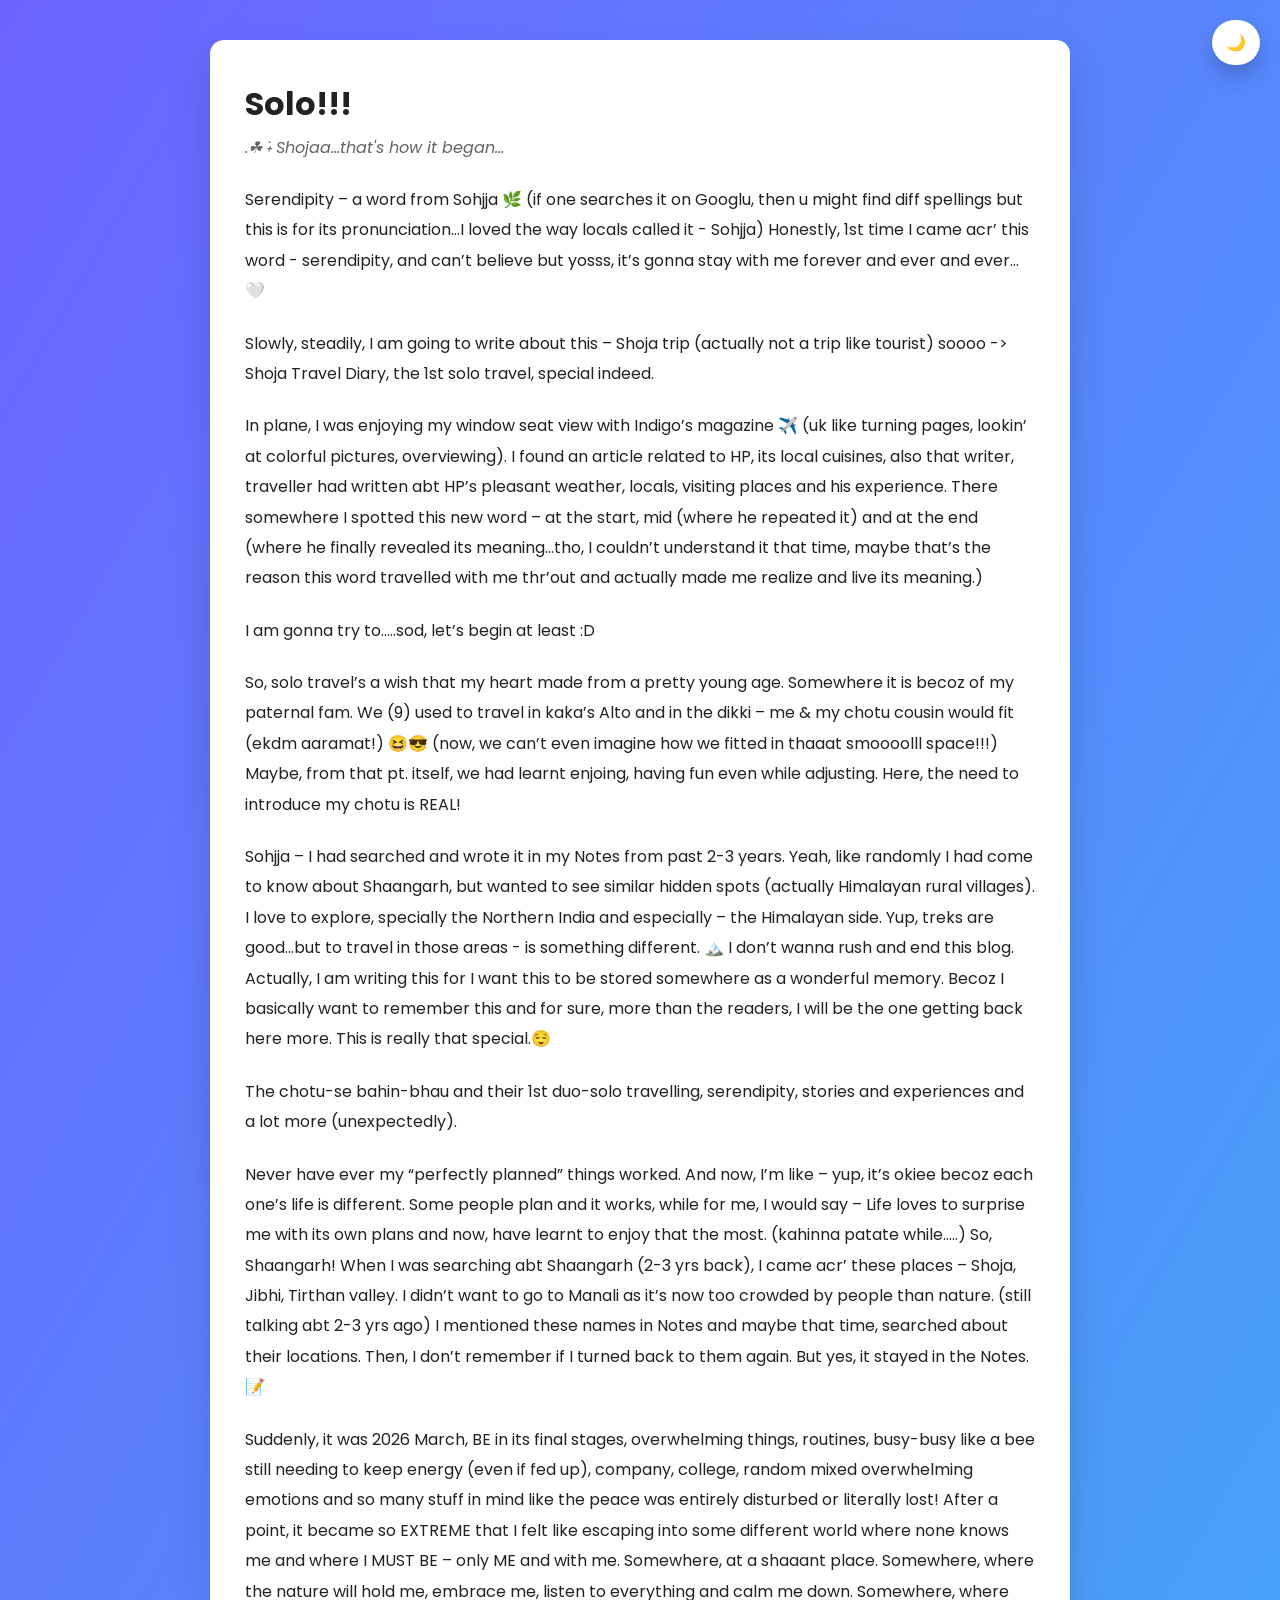
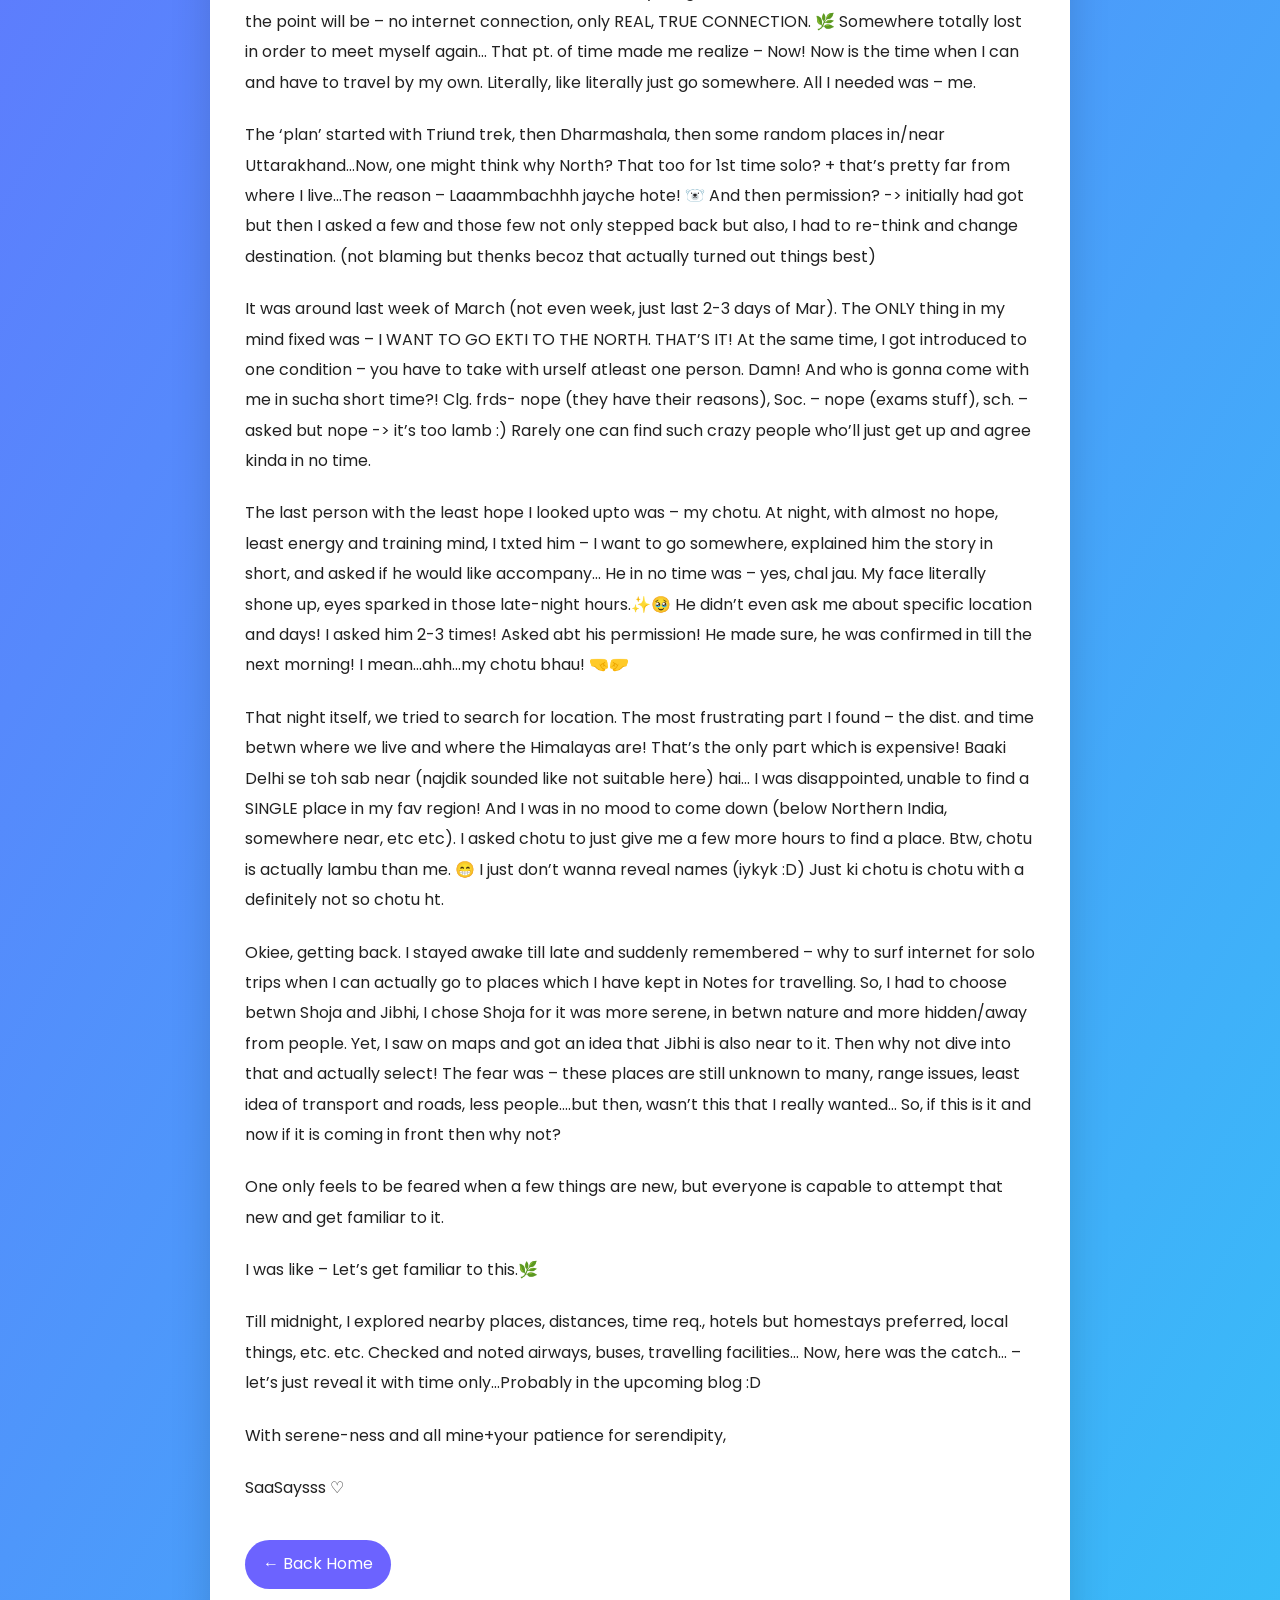
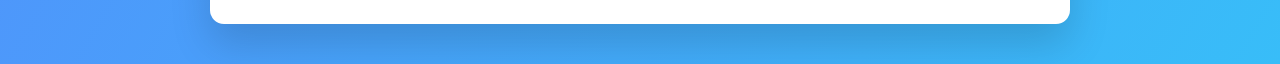
<file: sohja_1.html>
<!DOCTYPE html>
<html lang="en">
<head>
    <meta charset="UTF-8">
    <title>Hmm...where to go...Part 1 </title>
    <link rel="stylesheet" href="css/style.css">
</head>

<body>

<div class="toggle" onclick="toggleDark()">🌙</div>

<div class="container">
    <div class="blog-content">

        <h1>Solo!!! </h1>

        <p class="meta">
            .☘︎ ݁˖ Shojaa...that's how it began...
        </p>

        <!-- START WRITING FROM HERE -->

      <p>
Serendipity – a word from Sohjja 🌿 (if one searches it on Googlu, then u might find diff spellings but this is for its pronunciation...I loved the way locals called it - Sohjja)
Honestly, 1st time I came acr’ this word - serendipity, and can’t believe but yosss, it’s gonna stay with me forever and ever and ever… 🤍
</p>

<p>
Slowly, steadily, I am going to write about this – Shoja trip (actually not a trip like tourist) soooo -> Shoja Travel Diary, the 1st solo travel, special indeed.
</p>

<p>
In plane, I was enjoying my window seat view with Indigo’s magazine ✈️ (uk like turning pages, lookin’ at colorful pictures, overviewing). I found an article related to HP, its local cuisines, also that writer, traveller had written abt HP’s pleasant weather, locals, visiting places and his experience.
There somewhere I spotted this new word – at the start, mid (where he repeated it) and at the end (where he finally revealed its meaning…tho, I couldn’t understand it that time, maybe that’s the reason this word travelled with me thr’out and actually made me realize and live its meaning.)
</p>

<p>
I am gonna try to…..sod, let’s begin at least :D
</p>

<p>
So, solo travel’s a wish that my heart made from a pretty young age. Somewhere it is becoz of my paternal fam. We (9) used to travel in kaka’s Alto and in the dikki – me & my chotu cousin would fit (ekdm aaramat!) 😆😎 (now, we can’t even imagine how we fitted in thaaat smoooolll space!!!)
Maybe, from that pt. itself, we had learnt enjoing, having fun even while adjusting. Here, the need to introduce my chotu is REAL!
</p>

<p>
Sohjja – I had searched and wrote it in my Notes from past 2-3 years. Yeah, like randomly I had come to know about Shaangarh, but wanted to see similar hidden spots (actually Himalayan rural villages).
I love to explore, specially the Northern India and especially – the Himalayan side. Yup, treks are good…but to travel in those areas - is something different. 🏔️
I don’t wanna rush and end this blog. Actually, I am writing this for I want this to be stored somewhere as a wonderful memory. Becoz I basically want to remember this and for sure, more than the readers, I will be the one getting back here more. This is really that special.😌
</p>

<p>
The chotu-se bahin-bhau and their 1st duo-solo travelling, serendipity, stories and experiences and a lot more (unexpectedly).
</p>

<p>
Never have ever my “perfectly planned” things worked. And now, I’m like – yup, it’s okiee becoz each one’s life is different. Some people plan and it works, while for me, I would say – Life loves to surprise me with its own plans and now, have learnt to enjoy that the most. (kahinna patate while…..)
So, Shaangarh! When I was searching abt Shaangarh (2-3 yrs back), I came acr’ these places – Shoja, Jibhi, Tirthan valley. I didn’t want to go to Manali as it’s now too crowded by people than nature. (still talking abt 2-3 yrs ago)

I mentioned these names in Notes and maybe that time, searched about their locations. Then, I don’t remember if I turned back to them again. But yes, it stayed in the Notes. 📝
</p>

<p>
Suddenly, it was 2026 March, BE in its final stages, overwhelming things, routines, busy-busy like a bee still needing to keep energy (even if fed up), company, college, random mixed overwhelming emotions and so many stuff in mind like the peace was entirely disturbed or literally lost!
After a point, it became so EXTREME that I felt like escaping into some different world where none knows me and where I MUST BE – only ME and with me. Somewhere, at a shaaant place. Somewhere, where the nature will hold me, embrace me, listen to everything and calm me down. Somewhere, where the point will be – no internet connection, only REAL, TRUE CONNECTION. 🌿
Somewhere totally lost in order to meet myself again…

That pt. of time made me realize – Now! Now is the time when I can and have to travel by my own. Literally, like literally just go somewhere. All I needed was – me.
</p>

<p>
The ‘plan’ started with Triund trek, then Dharmashala, then some random places in/near Uttarakhand…Now, one might think why North? That too for 1st time solo? + that’s pretty far from where I live…The reason – Laaammbachhh jayche hote! 🐻‍❄️
And then permission? -> initially had got but then I asked a few and those few not only stepped back but also, I had to re-think and change destination. (not blaming but thenks becoz that actually turned out things best)
</p>

<p>
It was around last week of March (not even week, just last 2-3 days of Mar). The ONLY thing in my mind fixed was – I WANT TO GO EKTI TO THE NORTH. THAT’S IT!
At the same time, I got introduced to one condition – you have to take with urself atleast one person. Damn! And who is gonna come with me in sucha short time?!
Clg. frds- nope (they have their reasons), Soc. – nope (exams stuff), sch. – asked but nope -> it’s too lamb :)
    
Rarely one can find such crazy people who’ll just get up and agree kinda in no time.
</p>

<p>
The last person with the least hope I looked upto was – my chotu.

At night, with almost no hope, least energy and training mind, I txted him – I want to go somewhere, explained him the story in short, and asked if he would like accompany…
He in no time was – yes, chal jau. My face literally shone up, eyes sparked in those late-night hours.✨🥹
He didn’t even ask me about specific location and days! I asked him 2-3 times! Asked abt his permission! He made sure, he was confirmed in till the next morning! I mean…ahh…my chotu bhau! 🤜🤛
</p>

<p>
That night itself, we tried to search for location. The most frustrating part I found – the dist. and time betwn where we live and where the Himalayas are! That’s the only part which is expensive! Baaki Delhi se toh sab near (najdik sounded like not suitable here) hai…
I was disappointed, unable to find a SINGLE place in my fav region! And I was in no mood to come down (below Northern India, somewhere near, etc etc). I asked chotu to just give me a few more hours to find a place.
Btw, chotu is actually lambu than me. 😁 I just don’t wanna reveal names (iykyk :D) Just ki chotu is chotu with a definitely not so chotu ht.
</p>

<p>
Okiee, getting back. I stayed awake till late and suddenly remembered – why to surf internet for solo trips when I can actually go to places which I have kept in Notes for travelling. So, I had to choose betwn Shoja and Jibhi, I chose Shoja for it was more serene, in betwn nature and more hidden/away from people. Yet, I saw on maps and got an idea that Jibhi is also near to it. Then why not dive into that and actually select!
The fear was – these places are still unknown to many, range issues, least idea of transport and roads, less people….but then, wasn’t this that I really wanted… So, if this is it and now if it is coming in front then why not?
</p>

<p>
One only feels to be feared when a few things are new, but everyone is capable to attempt that new and get familiar to it.
</p>

<p>
I was like – Let’s get familiar to this.🌿
</p>

<p>
Till midnight, I explored nearby places, distances, time req., hotels but homestays preferred, local things, etc. etc. Checked and noted airways, buses, travelling facilities…
Now, here was the catch… – let’s just reveal it with time only…Probably in the upcoming blog :D 
</p>

        <p>
With serene-ness and all mine+your patience for serendipity,
            </p>
        <p>
            SaaSaysss ♡
</p>
        <!-- END -->

        <a class="btn" href="index.html">← Back Home</a>

    </div>
</div>

<script src="js/main.js"></script>

</body>
</html>
</file>
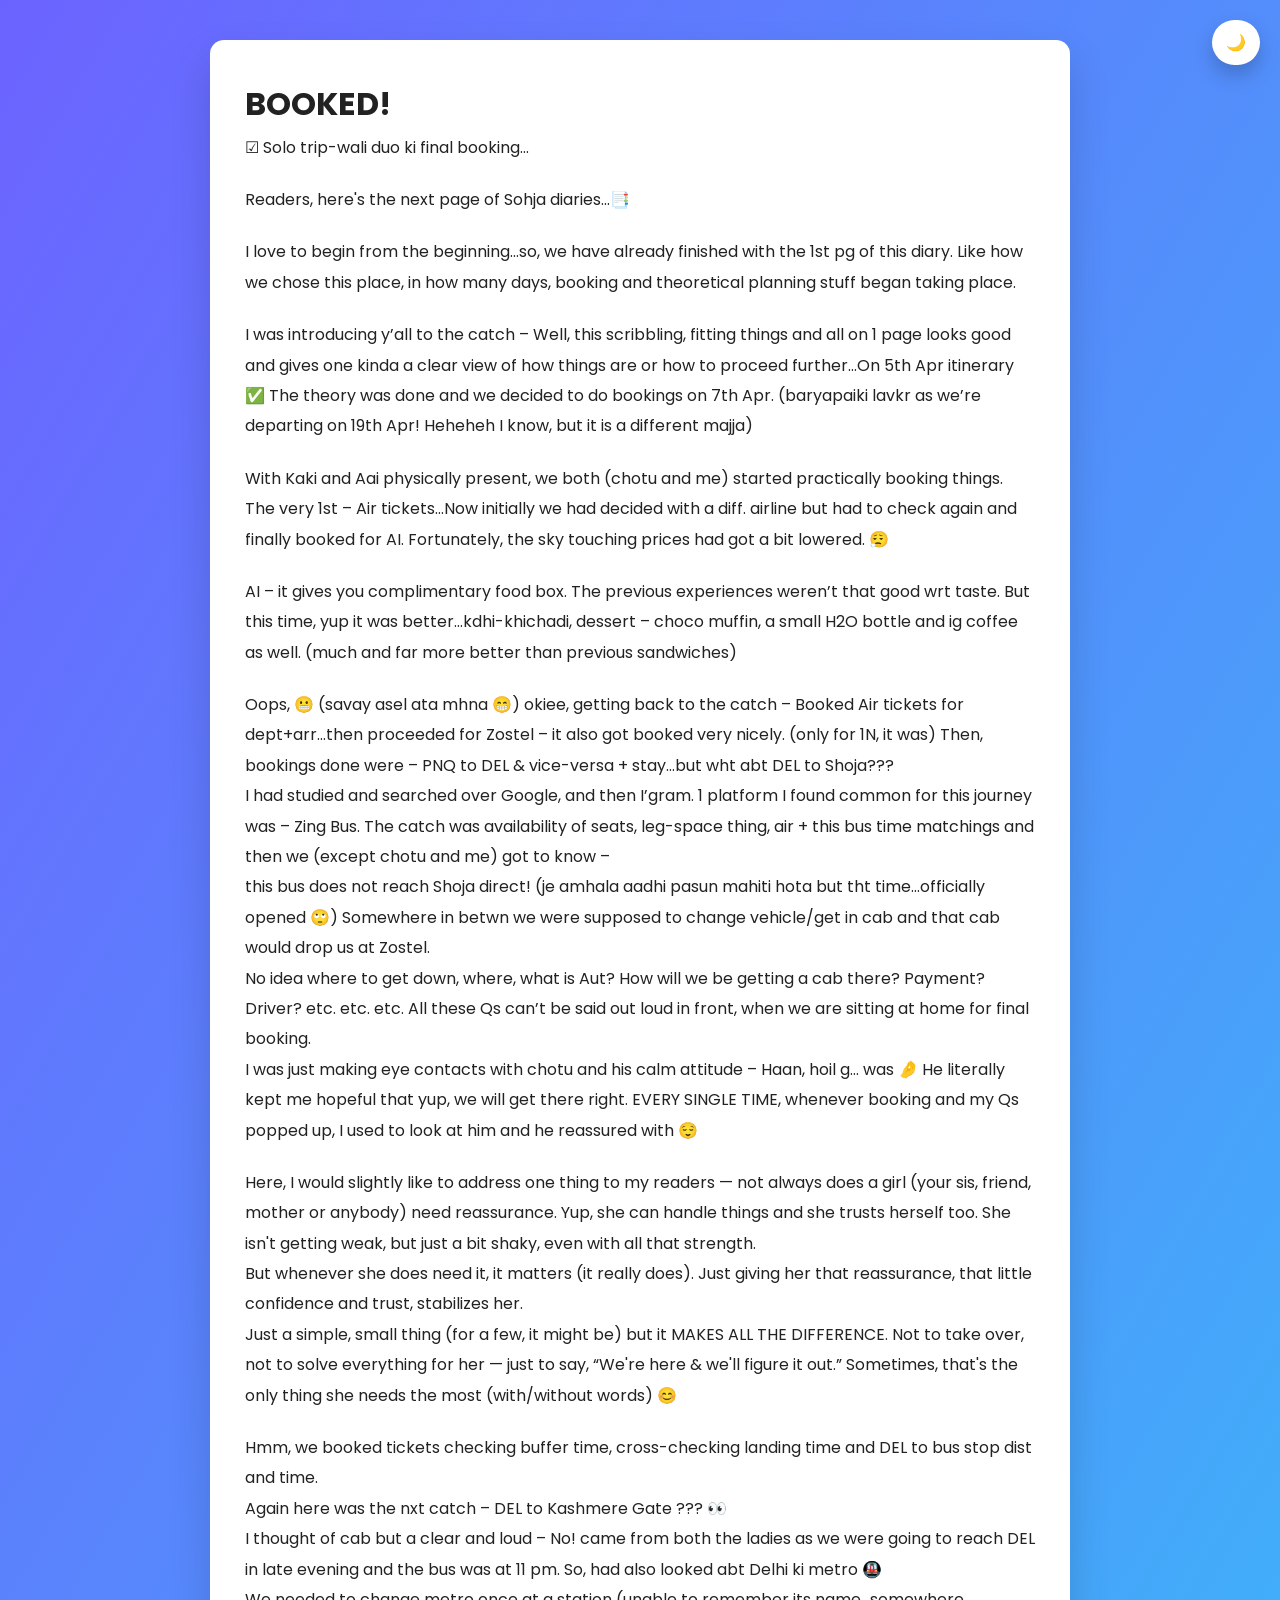
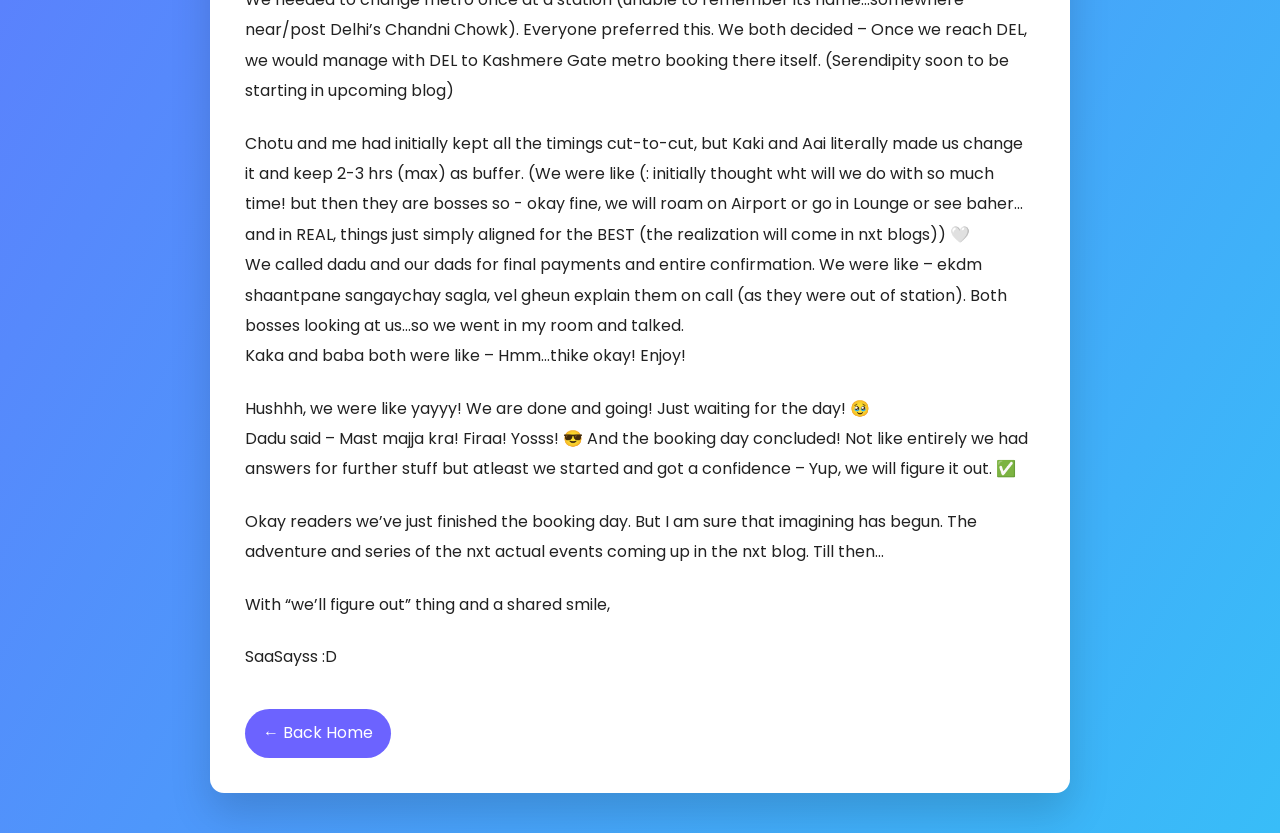
<file: sohja_2.html>
<!DOCTYPE html>
<html lang="en">
<head>
    <meta charset="UTF-8">
    <title>BOOKED!</title>
    <link rel="stylesheet" href="css/style.css">
</head>

<body>

<div class="toggle" onclick="toggleDark()">🌙</div>

<div class="container">
<div class="blog-content">

<h1>BOOKED!</h1>

<p>☑ Solo trip-wali duo ki final booking...</p>

<p>
Readers, here's the next page of Sohja diaries...📑
</p>

<p>
I love to begin from the beginning…so, we have already finished with the 1st pg of this diary. Like how we chose this place, in how many days, booking and theoretical planning stuff began taking place.
</p>

<p>
I was introducing y’all to the catch – Well, this scribbling, fitting things and all on 1 page looks good and gives one kinda a clear view of how things are or how to proceed further…On 5th Apr itinerary ✅
The theory was done and we decided to do bookings on 7th Apr. (baryapaiki lavkr as we’re departing on 19th Apr! Heheheh I know, but it is a different majja)
</p>

<p>
With Kaki and Aai physically present, we both (chotu and me) started practically booking things.
The very 1st – Air tickets…Now initially we had decided with a diff. airline but had to check again and finally booked for AI. 
Fortunately, the sky touching prices had got a bit lowered. 😮‍💨
</p>

<p>
AI – it gives you complimentary food box. The previous experiences weren’t that good wrt taste. 
But this time, yup it was better…kdhi-khichadi, dessert – choco muffin, a small H2O bottle and ig coffee as well. 
(much and far more better than previous sandwiches)
</p>

<p>
Oops, 😬 (savay asel ata mhna 😁) okiee, getting back to the catch – Booked Air tickets for dept+arr…then proceeded for Zostel – it also got booked very nicely. (only for 1N, it was)
Then, bookings done were – PNQ to DEL & vice-versa + stay…but wht abt DEL to Shoja??? 
<br>
I had studied and searched over Google, and then I’gram. 1 platform I found common for this journey was – Zing Bus. 
The catch was availability of seats, leg-space thing, air + this bus time matchings and then we (except chotu and me) got to know – 
<br>
this bus does not reach Shoja direct! (je amhala aadhi pasun mahiti hota but tht time...officially opened 🙄) Somewhere in betwn we were supposed to change vehicle/get in cab and that cab would drop us at Zostel. 
<br> 
No idea where to get down, where, what is Aut? How will we be getting a cab there? Payment? Driver? etc. etc. etc.
All these Qs can’t be said out loud in front, when we are sitting at home for final booking. 
<br>
I was just making eye contacts with chotu and his calm attitude – Haan, hoil g… was 🤌 
He literally kept me hopeful that yup, we will get there right. EVERY SINGLE TIME, whenever booking and my Qs popped up, I used to look at him and he reassured with 😌

<p> Here, I would slightly like to address one thing to my readers — not always does a girl (your sis, friend, mother or anybody) need reassurance. Yup, she can handle things and she trusts herself too. 
She isn't getting weak, but just a bit shaky, even with all that strength.
<br> But whenever she does need it, it matters (it really does). Just giving her that reassurance, that little confidence and trust, stabilizes her. 
<br> Just a simple, small thing (for a few, it might be) but it MAKES ALL THE DIFFERENCE. Not to take over, not to solve everything for her — just to say, “We're here & we'll figure it out.” 
Sometimes, that's the only thing she needs the most (with/without words) 😊
</p>
  
<p>
Hmm, we booked tickets checking buffer time, cross-checking landing time and DEL to bus stop dist and time. 
<br> Again here was the nxt catch – DEL to Kashmere Gate ??? 👀
<br> I thought of cab but a clear and loud – No! came from both the ladies as we were going to reach DEL in late evening and the bus was at 11 pm. 
So, had also looked abt Delhi ki metro 🚇
<br> We needed to change metro once at a station (unable to remember its name…somewhere near/post Delhi’s Chandni Chowk). 
Everyone preferred this. We both decided – Once we reach DEL, we would manage with DEL to Kashmere Gate metro booking there itself. 
(Serendipity soon to be starting in upcoming blog)
</p>

<p>
Chotu and me had initially kept all the timings cut-to-cut, but Kaki and Aai literally made us change it and keep 2-3 hrs (max) as buffer. 
(We were like (: initially thought wht will we do with so much time! but then they are bosses so - okay fine, we will roam on Airport or go in Lounge or see baher...
and in REAL, things just simply aligned for the BEST (the realization will come in nxt blogs)) 🤍
<br> We called dadu and our dads for final payments and entire confirmation. We were like – ekdm shaantpane sangaychay sagla, vel gheun explain them on call (as they were out of station). 
Both bosses looking at us…so we went in my room and talked. 
<br> Kaka and baba both were like – Hmm…thike okay! Enjoy!
</p>

<p>
Hushhh, we were like yayyy! We are done and going! Just waiting for the day! 🥹
<br> Dadu said – Mast majja kra! Firaa! Yosss! 😎
And the booking day concluded! Not like entirely we had answers for further stuff but atleast we started and got a confidence – Yup, we will figure it out. ✅
</p>

<p>
Okay readers we’ve just finished the booking day. But I am sure that imagining has begun. 
The adventure and series of the nxt actual events coming up in the nxt blog. Till then…
</p>

<p>
With “we’ll figure out” thing and a shared smile,
</p>

<p>
SaaSayss :D
</p>

<a class="btn" href="index.html">← Back Home</a>

</div>
</div>

<script src="js/main.js"></script>

</body>
</html>
</file>
<file: css/style.css>
@import url('https://fonts.googleapis.com/css2?family=Poppins:wght@300;400;600&display=swap');

:root {
    --bg: #f4f7ff;    /* aliceblue / very light blue */
    --card: #ffffff;   /* white */
    --text: #222;      /* very dark gray / almost black */
    --accent: #6c63ff; /* blueviolet / purple accent */
}

body.dark {
    --bg: #0f172a;    /* midnightblue / very dark blue */
    --card: #1e293b;  /* darkslateblue / dark card */
    --text: #e5e7eb;  /* lightgray / grayish text */
    --accent: #38bdf8; /* deepskyblue / bright blue accent */
}

* {
    margin: 0;
    padding: 0;
    box-sizing: border-box;
}

body {
    font-family: 'Poppins', sans-serif;
    background: linear-gradient(120deg, #6c63ff, #38bdf8); /* blueviolet to deepskyblue */
    min-height: 100vh;
    color: var(--text);
    transition: 0.4s ease;
}

.container {
    max-width: 900px;
    margin: auto;
    padding: 40px 20px;
}

/* Header */
header {
    background: var(--card);  /* white / darkslateblue in dark mode */
    border-radius: 14px;
    padding: 30px;
    margin-bottom: 30px;
    box-shadow: 0 20px 40px rgba(0,0,0,0.15); /* shadow black with transparency */
    text-align: center;
}

header h1 {
    font-size: 2.5rem;
    color: var(--accent); /* blueviolet / deepskyblue in dark mode */
}

header p {
    opacity: 0.8;
}

/* Blog Cards */
.post {
    background: var(--card);  /* white / dark card */
    padding: 25px;
    margin-bottom: 25px;
    border-radius: 14px;
    box-shadow: 0 15px 30px rgba(0,0,0,0.12); /* subtle black shadow */
    transition: transform 0.3s, box-shadow 0.3s;
}

.post:hover {
    transform: translateY(-6px);
    box-shadow: 0 25px 40px rgba(0,0,0,0.2); /* stronger shadow on hover */
}

.post h2 a {
    text-decoration: none;
    color: var(--accent); /* blueviolet / deepskyblue */
}

.post p {
    margin-top: 10px;
    line-height: 1.6;
}

/* Buttons */
.btn {
    display: inline-block;
    margin-top: 15px;
    padding: 10px 18px;
    background: var(--accent); /* blueviolet / deepskyblue */
    color: white;
    border-radius: 25px;
    text-decoration: none;
    transition: 0.3s;
}

.btn:hover {
    transform: scale(1.05);
}

/* Dark Mode Toggle */
.toggle {
    position: fixed;
    top: 20px;
    right: 20px;
    background: var(--card); /* white / dark card */
    padding: 10px 14px;
    border-radius: 50px;
    cursor: pointer;
    box-shadow: 0 10px 20px rgba(0,0,0,0.2); /* shadow */
}

/* Blog Page */
.blog-content {
    background: var(--card); /* white / dark card */
    padding: 35px;
    border-radius: 14px;
    line-height: 1.8;
    box-shadow: 0 20px 40px rgba(0,0,0,0.15); /* shadow */
}

/* Footer */
footer {
    text-align: center;
    margin-top: 40px;
    opacity: 0.7;
}

.meta {
    opacity: 0.7;
    margin-bottom: 25px;
    font-style: italic;
}

.soft-divider {
    border: none;
    height: 1px;
    background: linear-gradient(to right, transparent, var(--accent), transparent);
    margin: 35px 0;
}

.blog-content p {
    margin-bottom: 22px;
    line-height: 1.9;
}
</file>
